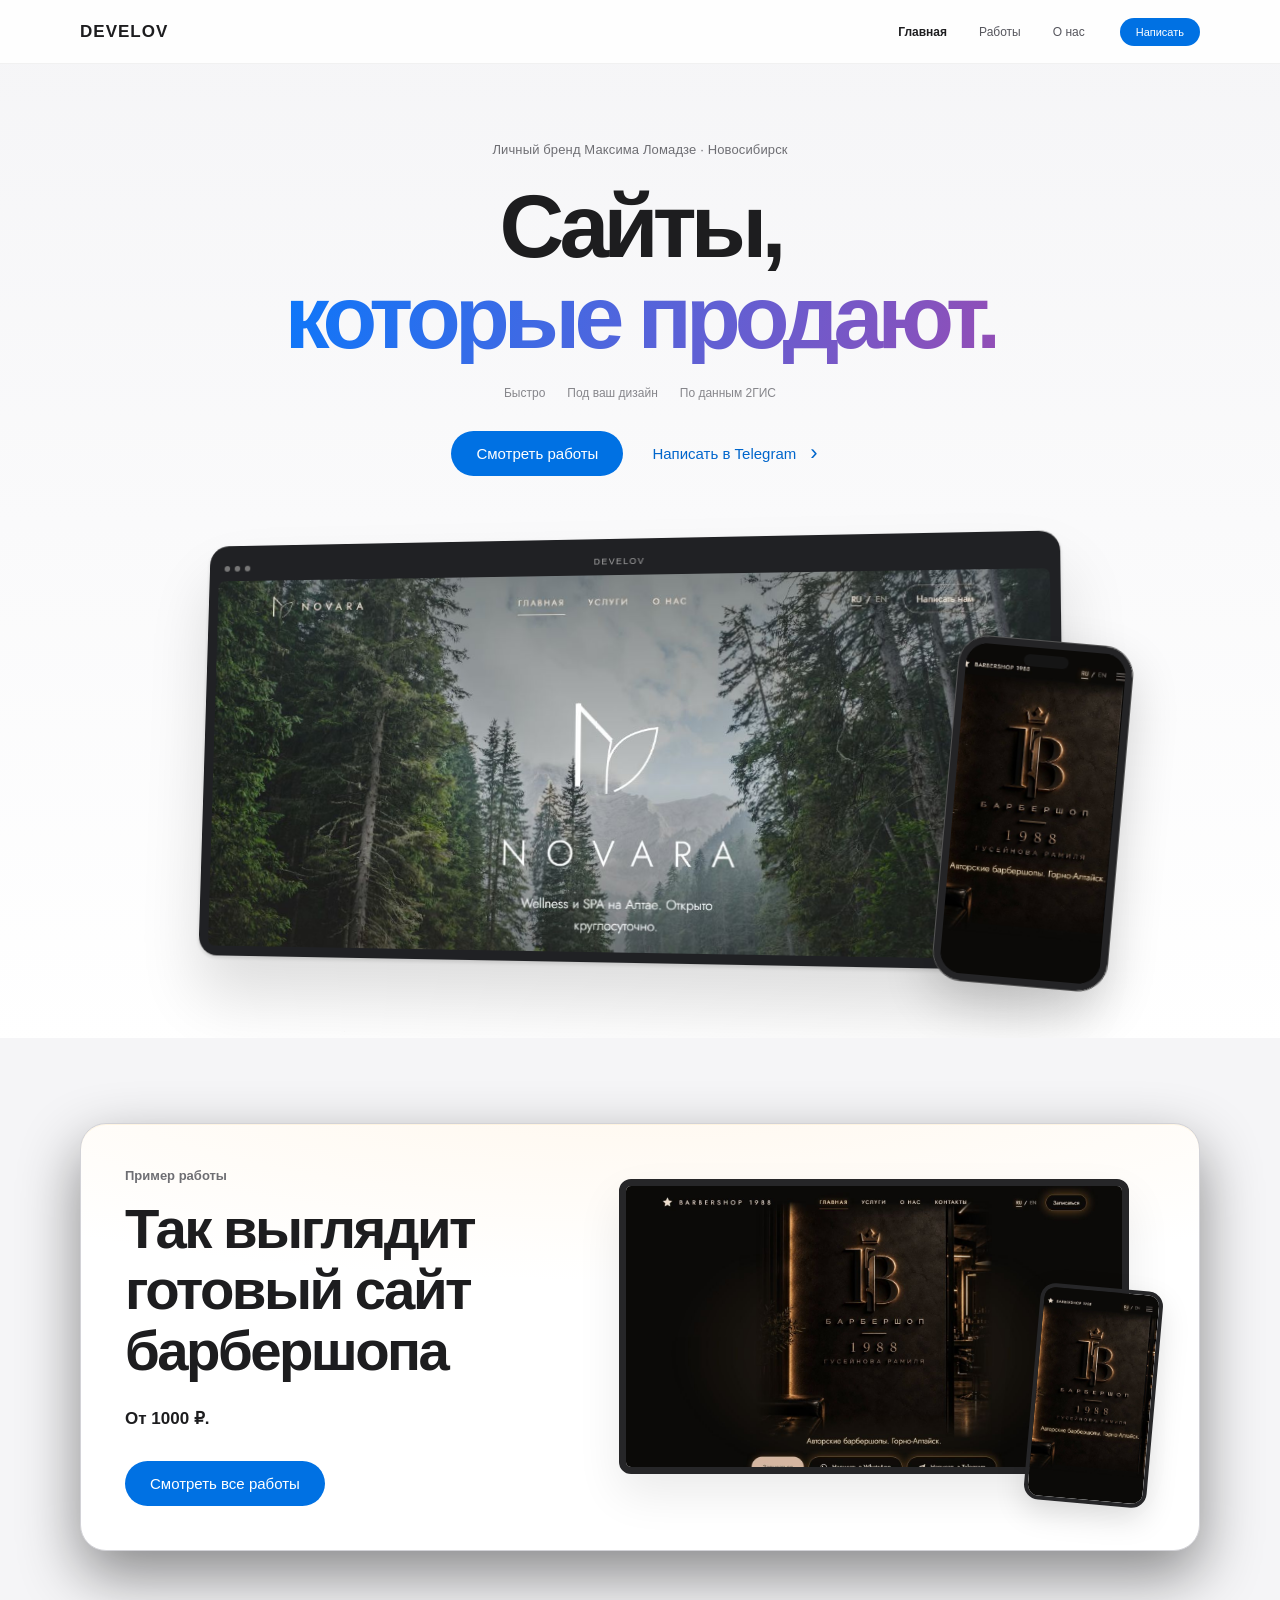
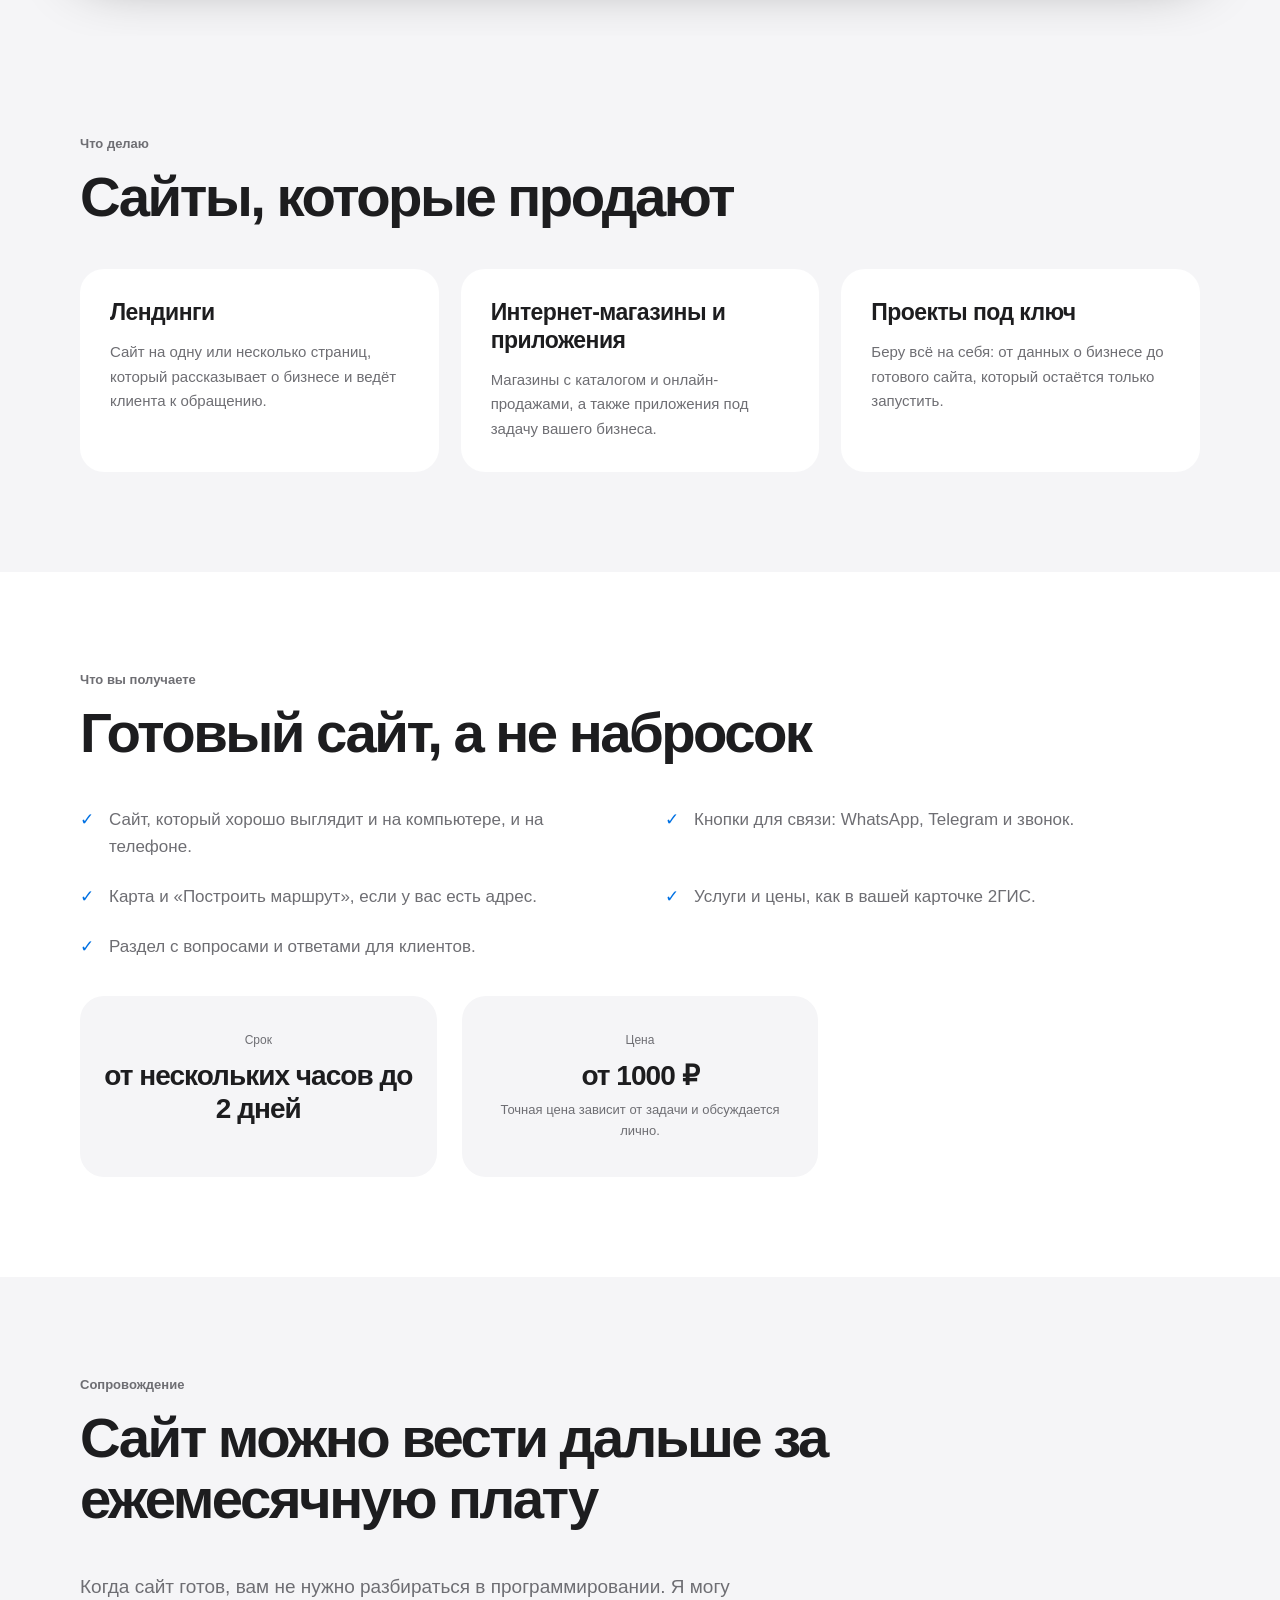
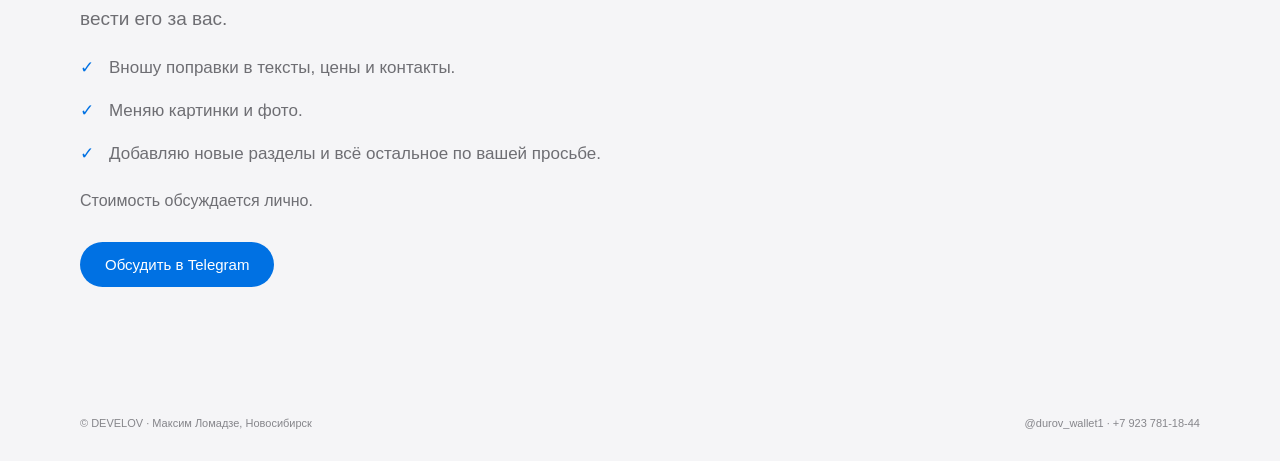
<file: index.html>
<!doctype html>
<html lang="ru">
<head>
  <meta charset="utf-8">
  <meta name="viewport" content="width=device-width, initial-scale=1, viewport-fit=cover">
  <title>DEVELOV — сайты, которые продают</title>
  <meta name="description" content="DEVELOV — личный бренд Максима Ломадзе (Новосибирск). Сайты, которые продают: лендинги, интернет-магазины, проекты под ключ.">
  <link rel="icon" href="img/mark-small.png" type="image/png">
  <link rel="preconnect" href="https://fonts.googleapis.com">
  <link rel="preconnect" href="https://fonts.gstatic.com" crossorigin>
  <link href="https://fonts.googleapis.com/css2?family=Jost:wght@300;400;500&family=Cormorant+Garamond:wght@400;500;600&display=swap" rel="stylesheet">
  <link rel="stylesheet" href="css/style.css?v=1">
  <link rel="stylesheet" href="css/apple.css?v=1">
</head>
<body>
  <canvas class="stars" id="stars" aria-hidden="true"></canvas>
  <div class="lamp" aria-hidden="true"><span class="lamp__core"></span></div>
  <header class="header" id="site-header">
    <div class="wrap header__in">
      <a class="brand" href="index.html" aria-label="DEVELOV"><img src="img/mark-small.png" alt="" width="38" height="31"><span>DEVELOV</span></a>
      <nav class="nav" id="nav" aria-label="Основная навигация"><a href="index.html" aria-current="page">Главная</a><a href="works.html" >Работы</a><a href="about.html" >О нас</a></nav>
      <a class="btn btn--glow header__cta" href="https://t.me/durov_wallet1" target="_blank" rel="noopener">Написать</a>
      <button class="burger" id="burger" type="button" aria-label="Меню" aria-expanded="false" aria-controls="nav"><span></span></button>
    </div>
  </header>

  <main id="top">
    <section class="hero">
      <div class="hero__glow" aria-hidden="true"></div>
      <div class="wrap hero__grid">
        <div class="hero__stage" aria-label="Примеры сайтов на компьютере и телефоне">
  <div class="device-stage"><div class="device-bar" aria-hidden="true"><i></i><i></i><i></i><span>DEVELOV</span></div><div class="device-screen"><img src="img/pv/novara-d.jpg" alt="Пример сайта Novara на компьютере" width="1280" height="740"></div></div>
  <div class="phone-stage"><img src="img/pv/barber-m.jpg" alt="Пример сайта барбершопа на телефоне" width="375" height="660"></div>
</div>
        <div class="hero__copy">
          <p class="hero__eyebrow">Личный бренд Максима Ломадзе · Новосибирск</p>
          <h1 class="hero__title"><span>Сайты,</span> <span>которые продают.</span></h1>
          <ul class="hero__ticks">
            <li>Быстро</li><li>Под ваш дизайн</li><li>По данным 2ГИС</li>
          </ul>
          <div class="btn-row hero__btns">
            <a class="btn btn--glow" href="works.html">Смотреть работы</a>
            <a class="btn btn--ghost hero__tg" href="https://t.me/durov_wallet1" target="_blank" rel="noopener">Написать в Telegram</a>
          </div>
        </div>
      </div>
    </section>

    <section class="showcase" id="showcase">
      <div class="wrap showcase__in">
        <div class="showcase__text">
          <p class="eyebrow">Пример работы</p>
          <h2 class="h2">Так выглядит готовый сайт барбершопа</h2>
          <p class="showcase__price"><b>От 1000 ₽.</b></p>
          <div class="btn-row"><a class="btn btn--glow" href="works.html">Смотреть все работы</a></div>
        </div>
        <a class="showcase__shots" href="works.html" aria-label="Перейти к работам">
          <img class="sc-d" src="img/pv/barber-d.jpg" alt="Сайт BARBERSHOP 1988 на компьютере" loading="lazy">
          <img class="sc-m" src="img/pv/barber-m.jpg" alt="Сайт BARBERSHOP 1988 на телефоне" loading="lazy">
        </a>
      </div>
    </section>

    <section class="block block--alt" id="services">
      <div class="wrap">
        <div class="block__head"><p class="eyebrow">Что делаю</p><h2 class="h2">Сайты, которые продают</h2></div>
        <div class="feats">
          <article class="feat"><h3 class="h3">Лендинги</h3><p class="text">Сайт на одну или несколько страниц, который рассказывает о бизнесе и ведёт клиента к обращению.</p></article>
          <article class="feat"><h3 class="h3">Интернет-магазины и приложения</h3><p class="text">Магазины с каталогом и онлайн-продажами, а также приложения под задачу вашего бизнеса.</p></article>
          <article class="feat"><h3 class="h3">Проекты под ключ</h3><p class="text">Беру всё на себя: от данных о бизнесе до готового сайта, который остаётся только запустить.</p></article>
        </div>
      </div>
    </section>

    <section class="block" id="get">
      <div class="wrap">
        <div class="block__head"><p class="eyebrow">Что вы получаете</p><h2 class="h2">Готовый сайт, а не набросок</h2></div>
        <ul class="list list--cols">
          <li>Сайт, который хорошо выглядит и на компьютере, и на телефоне.</li>
          <li>Кнопки для связи: WhatsApp, Telegram и звонок.</li>
          <li>Карта и «Построить маршрут», если у вас есть адрес.</li>
          <li>Услуги и цены, как в вашей карточке 2ГИС.</li>
          <li>Раздел с вопросами и ответами для клиентов.</li>
        </ul>
        <div class="facts">
          <article class="fact"><p class="fact__k">Срок</p><p class="fact__v">от нескольких часов до 2 дней</p></article>
          <article class="fact"><p class="fact__k">Цена</p><p class="fact__v">от 1000 ₽</p><p class="fact__n">Точная цена зависит от задачи и обсуждается лично.</p></article>
        </div>
      </div>
    </section>

    

    

    <section class="block block--alt" id="support">
      <div class="wrap">
        <div class="block__head"><p class="eyebrow">Сопровождение</p><h2 class="h2">Сайт можно вести дальше за ежемесячную плату</h2></div>
        <p class="text text--lead">Когда сайт готов, вам не нужно разбираться в программировании. Я могу вести его за вас.</p>
        <ul class="list">
          <li>Вношу поправки в тексты, цены и контакты.</li>
          <li>Меняю картинки и фото.</li>
          <li>Добавляю новые разделы и всё остальное по вашей просьбе.</li>
        </ul>
        <p class="text">Стоимость обсуждается лично.</p>
        <div class="btn-row"><a class="btn btn--glow" href="https://t.me/durov_wallet1" target="_blank" rel="noopener">Обсудить в Telegram</a></div>
      </div>
    </section>

    
  </main>

  <footer class="footer">
    <div class="wrap footer__in">
      <span>© DEVELOV · Максим Ломадзе, Новосибирск</span>
      <span><a href="https://t.me/durov_wallet1" target="_blank" rel="noopener">@durov_wallet1</a> · <a href="tel:+79237811844">+7 923 781-18-44</a></span>
    </div>
  </footer>

  <div class="float" aria-label="Быстрая связь">
    <a class="float__main" href="https://t.me/durov_wallet1" target="_blank" rel="noopener"><svg viewBox="0 0 24 24" fill="currentColor" aria-hidden="true"><path d="M21.94 4.3 18.9 18.65c-.23 1.01-.83 1.26-1.68.79l-4.63-3.41-2.23 2.15c-.25.25-.45.45-.93.45l.33-4.71 8.58-7.75c.37-.33-.08-.52-.58-.18L7.25 12.67 2.68 11.24c-.99-.31-1.01-.99.21-1.47l17.86-6.88c.83-.31 1.55.19 1.19 1.41z"/></svg>Написать</a>
    <a href="tel:+79237811844"><svg viewBox="0 0 24 24" fill="currentColor" aria-hidden="true"><path d="M6.6 10.8a15.1 15.1 0 0 0 6.6 6.6l2.2-2.2c.3-.3.7-.4 1-.2 1.1.4 2.3.6 3.6.6.6 0 1 .4 1 1V20c0 .6-.4 1-1 1A17 17 0 0 1 3 4c0-.6.4-1 1-1h3.5c.6 0 1 .4 1 1 0 1.3.2 2.5.6 3.6.1.3 0 .7-.2 1z"/></svg>Позвонить</a>
  </div>

  <script src="js/main.js?v=2"></script>
</body>
</html>
</file>
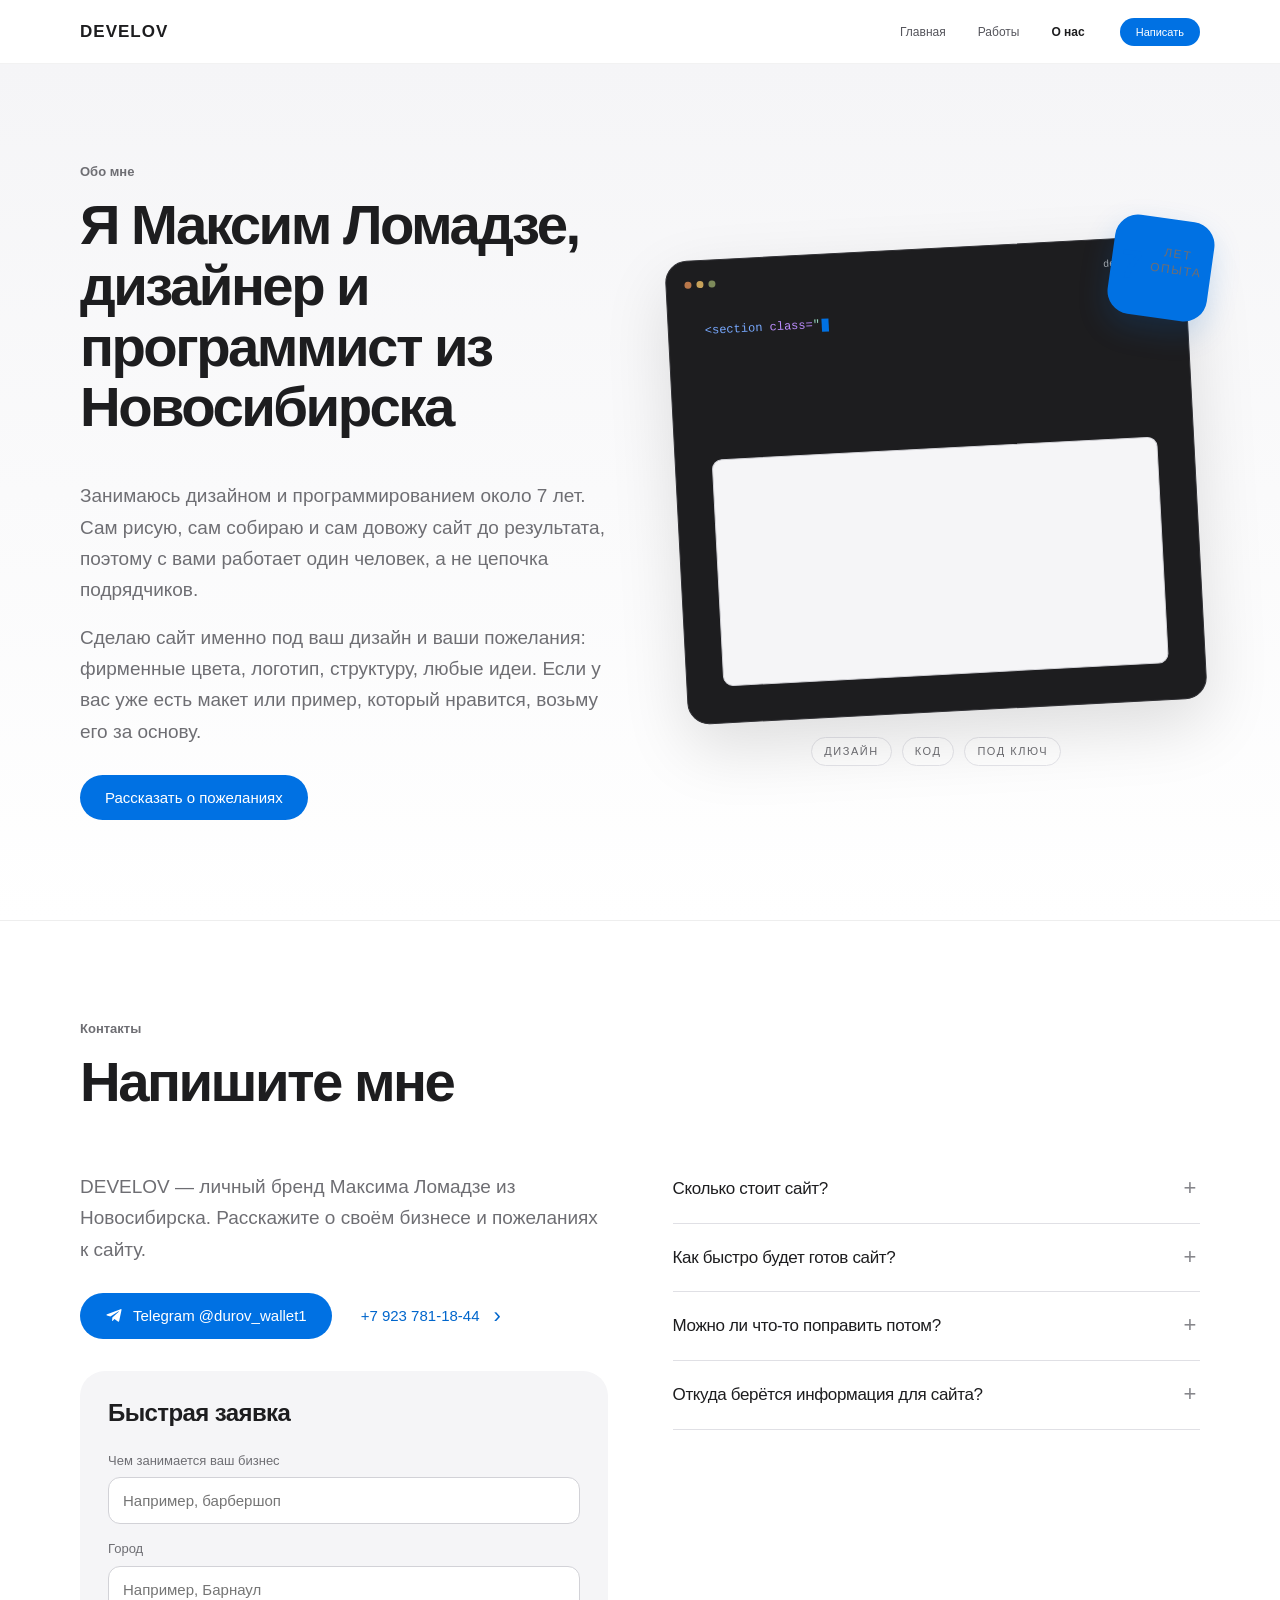
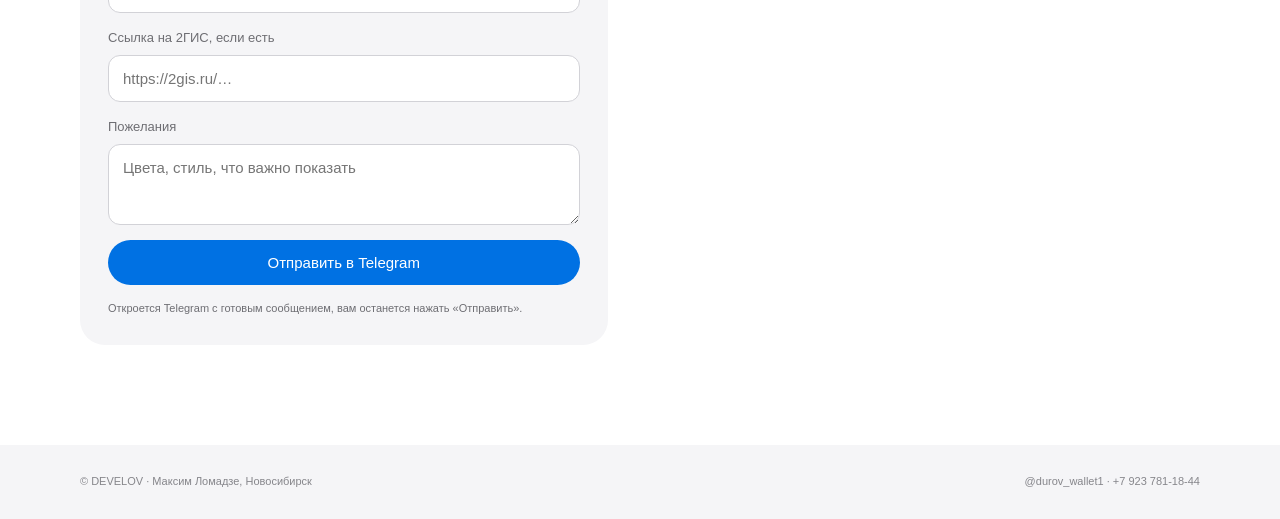
<file: about.html>
<!doctype html>
<html lang="ru">
<head>
  <meta charset="utf-8">
  <meta name="viewport" content="width=device-width, initial-scale=1, viewport-fit=cover">
  <title>О нас — DEVELOV</title>
  <meta name="description" content="DEVELOV — личный бренд Максима Ломадзе (Новосибирск). Сайты, которые продают: лендинги, интернет-магазины, проекты под ключ.">
  <link rel="icon" href="img/mark-small.png" type="image/png">
  <link rel="preconnect" href="https://fonts.googleapis.com">
  <link rel="preconnect" href="https://fonts.gstatic.com" crossorigin>
  <link href="https://fonts.googleapis.com/css2?family=Jost:wght@300;400;500&family=Cormorant+Garamond:wght@400;500;600&display=swap" rel="stylesheet">
  <link rel="stylesheet" href="css/style.css?v=1">
  <link rel="stylesheet" href="css/apple.css?v=1">
</head>
<body>
  <canvas class="stars" id="stars" aria-hidden="true"></canvas>
  <div class="lamp" aria-hidden="true"><span class="lamp__core"></span></div>
  <header class="header" id="site-header">
    <div class="wrap header__in">
      <a class="brand" href="index.html" aria-label="DEVELOV"><img src="img/mark-small.png" alt="" width="38" height="31"><span>DEVELOV</span></a>
      <nav class="nav" id="nav" aria-label="Основная навигация"><a href="index.html" >Главная</a><a href="works.html" >Работы</a><a href="about.html" aria-current="page">О нас</a></nav>
      <a class="btn btn--glow header__cta" href="https://t.me/durov_wallet1" target="_blank" rel="noopener">Написать</a>
      <button class="burger" id="burger" type="button" aria-label="Меню" aria-expanded="false" aria-controls="nav"><span></span></button>
    </div>
  </header>

  <main id="top" class="inner-page"><section class="block block--alt" id="about">
      <div class="wrap about">
        <div class="about__text">
        <div class="block__head"><p class="eyebrow">Обо мне</p><h1 class="h2">Я Максим Ломадзе, дизайнер и программист из Новосибирска</h1></div>
        <p class="text text--lead">Занимаюсь дизайном и программированием около 7 лет. Сам рисую, сам собираю и сам довожу сайт до результата, поэтому с вами работает один человек, а не цепочка подрядчиков.</p>
        <p class="text text--lead">Сделаю сайт именно под ваш дизайн и ваши пожелания: фирменные цвета, логотип, структуру, любые идеи. Если у вас уже есть макет или пример, который нравится, возьму его за основу.</p>
        <div class="btn-row"><a class="btn btn--glow" href="https://t.me/durov_wallet1" target="_blank" rel="noopener">Рассказать о пожеланиях</a></div>
      </div>
        <div class="devbox" aria-hidden="true">
          <div class="devbox__badge"><span>7</span><small>лет<br>опыта</small></div>
          <div class="devbox__win">
            <div class="devbox__bar"><i></i><i></i><i></i><span>develov.html</span></div>
            <pre class="devbox__code" id="code"></pre>
            <div class="devbox__preview">
              <div class="pv pv--nav"><b></b><b></b><b></b></div>
              <div class="pv pv--h1"></div>
              <div class="pv pv--h2"></div>
              <div class="pv pv--btn"></div>
              <div class="pv pv--cards"><b></b><b></b><b></b></div>
            </div>
          </div>
          <div class="devbox__tags"><span>Дизайн</span><span>Код</span><span>Под ключ</span></div>
        </div>
      </div>
    </section><section class="block" id="contacts">
      <div class="wrap">
        <div class="block__head"><p class="eyebrow">Контакты</p><h2 class="h2">Напишите мне</h2></div>
        <div class="contacts">
          <div class="contacts__main">
            <p class="text text--lead">DEVELOV — личный бренд Максима Ломадзе из Новосибирска. Расскажите о своём бизнесе и пожеланиях к сайту.</p>
            <div class="btn-row">
              <a class="btn btn--glow" href="https://t.me/durov_wallet1" target="_blank" rel="noopener"><svg viewBox="0 0 24 24" fill="currentColor" aria-hidden="true"><path d="M21.94 4.3 18.9 18.65c-.23 1.01-.83 1.26-1.68.79l-4.63-3.41-2.23 2.15c-.25.25-.45.45-.93.45l.33-4.71 8.58-7.75c.37-.33-.08-.52-.58-.18L7.25 12.67 2.68 11.24c-.99-.31-1.01-.99.21-1.47l17.86-6.88c.83-.31 1.55.19 1.19 1.41z"/></svg>Telegram @durov_wallet1</a>
              <a class="btn btn--ghost" href="tel:+79237811844">+7 923 781-18-44</a>
            </div>
          
            <form class="lead" id="lead" autocomplete="off">
              <h3 class="h3">Быстрая заявка</h3>
              <label>Чем занимается ваш бизнес<input name="biz" type="text" placeholder="Например, барбершоп" required></label>
              <label>Город<input name="city" type="text" placeholder="Например, Барнаул"></label>
              <label>Ссылка на 2ГИС, если есть<input name="gis" type="text" placeholder="https://2gis.ru/…"></label>
              <label>Пожелания<textarea name="wish" rows="3" placeholder="Цвета, стиль, что важно показать"></textarea></label>
              <button class="btn btn--glow" type="submit">Отправить в Telegram</button>
              <p class="lead__n">Откроется Telegram с готовым сообщением, вам останется нажать «Отправить».</p>
            </form>
          </div>
          <div class="faq">
            <details><summary>Сколько стоит сайт?</summary><p>От 1000 рублей. Точная цена зависит от задачи, назову её после короткого разговора.</p></details>
            <details><summary>Как быстро будет готов сайт?</summary><p>От нескольких часов до 2 дней.</p></details>
            <details><summary>Можно ли что-то поправить потом?</summary><p>Да, поправки можно вносить в любой момент. Постоянное сопровождение (тексты, картинки, новые разделы) доступно за ежемесячную плату.</p></details>
            <details><summary>Откуда берётся информация для сайта?</summary><p>Я беру данные о вашем бизнесе из 2ГИС и собираю сайт под них. Всё, что неточно, вы поправляете, и я исправляю.</p></details>
          </div>
        </div>
      </div>
    </section></main>

  <footer class="footer">
    <div class="wrap footer__in">
      <span>© DEVELOV · Максим Ломадзе, Новосибирск</span>
      <span><a href="https://t.me/durov_wallet1" target="_blank" rel="noopener">@durov_wallet1</a> · <a href="tel:+79237811844">+7 923 781-18-44</a></span>
    </div>
  </footer>

  <div class="float" aria-label="Быстрая связь">
    <a class="float__main" href="https://t.me/durov_wallet1" target="_blank" rel="noopener"><svg viewBox="0 0 24 24" fill="currentColor" aria-hidden="true"><path d="M21.94 4.3 18.9 18.65c-.23 1.01-.83 1.26-1.68.79l-4.63-3.41-2.23 2.15c-.25.25-.45.45-.93.45l.33-4.71 8.58-7.75c.37-.33-.08-.52-.58-.18L7.25 12.67 2.68 11.24c-.99-.31-1.01-.99.21-1.47l17.86-6.88c.83-.31 1.55.19 1.19 1.41z"/></svg>Написать</a>
    <a href="tel:+79237811844"><svg viewBox="0 0 24 24" fill="currentColor" aria-hidden="true"><path d="M6.6 10.8a15.1 15.1 0 0 0 6.6 6.6l2.2-2.2c.3-.3.7-.4 1-.2 1.1.4 2.3.6 3.6.6.6 0 1 .4 1 1V20c0 .6-.4 1-1 1A17 17 0 0 1 3 4c0-.6.4-1 1-1h3.5c.6 0 1 .4 1 1 0 1.3.2 2.5.6 3.6.1.3 0 .7-.2 1z"/></svg>Позвонить</a>
  </div>

  <script src="js/main.js?v=2"></script>
</body>
</html>
</file>
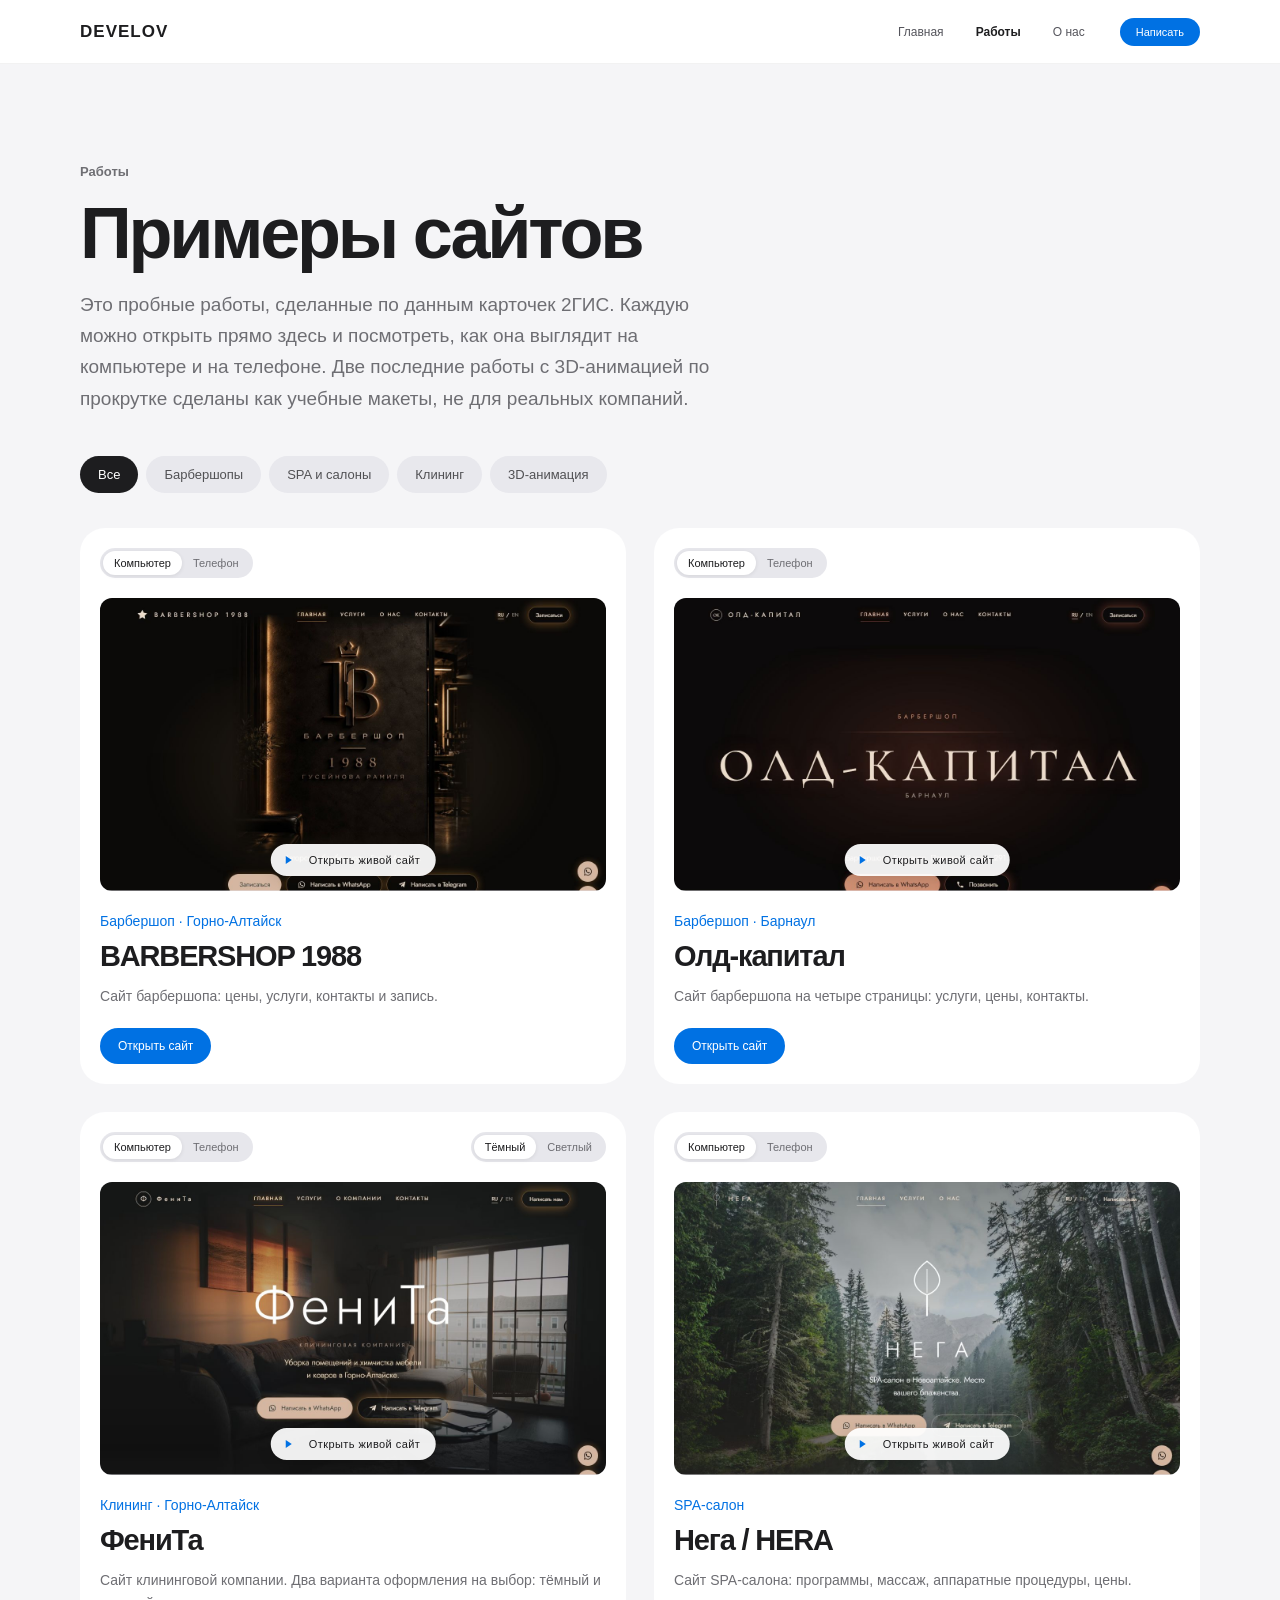
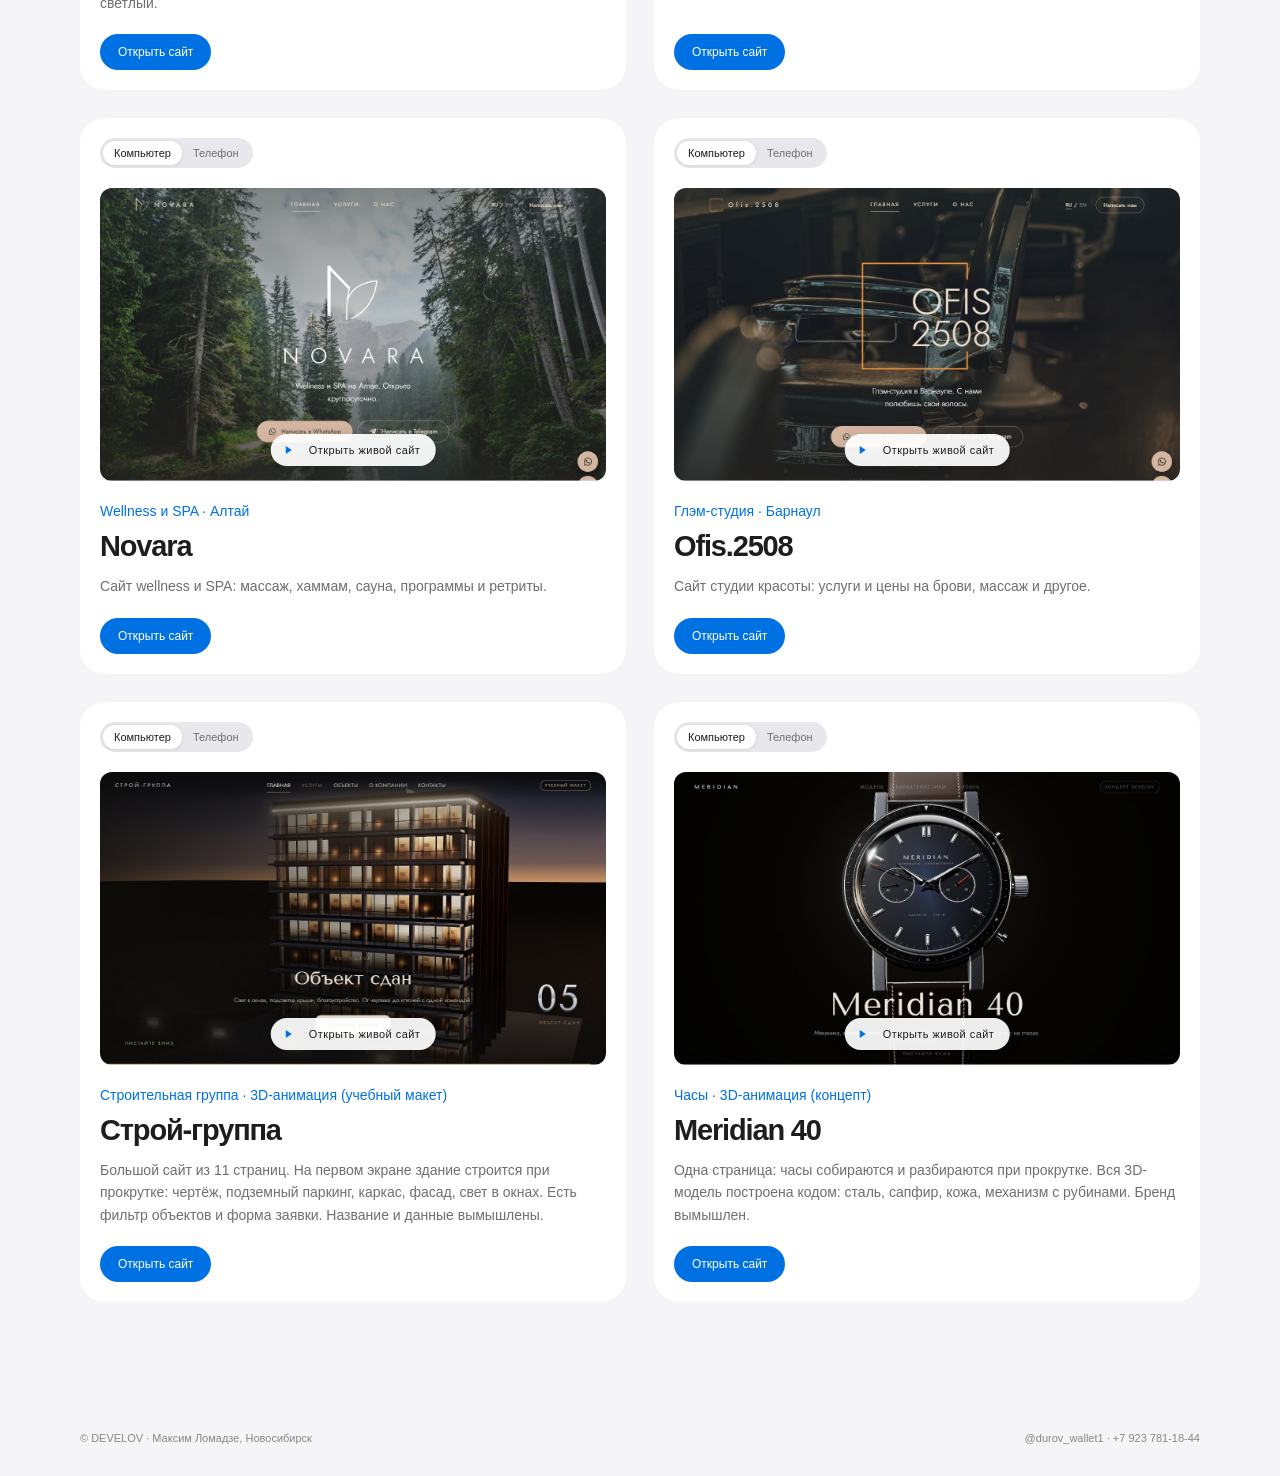
<file: works.html>
<!doctype html>
<html lang="ru">
<head>
  <meta charset="utf-8">
  <meta name="viewport" content="width=device-width, initial-scale=1, viewport-fit=cover">
  <title>Работы — DEVELOV</title>
  <meta name="description" content="DEVELOV — личный бренд Максима Ломадзе (Новосибирск). Сайты, которые продают: лендинги, интернет-магазины, проекты под ключ.">
  <link rel="icon" href="img/mark-small.png" type="image/png">
  <link rel="preconnect" href="https://fonts.googleapis.com">
  <link rel="preconnect" href="https://fonts.gstatic.com" crossorigin>
  <link href="https://fonts.googleapis.com/css2?family=Jost:wght@300;400;500&family=Cormorant+Garamond:wght@400;500;600&display=swap" rel="stylesheet">
  <link rel="stylesheet" href="css/style.css?v=1">
  <link rel="stylesheet" href="css/apple.css?v=1">
</head>
<body>
  <canvas class="stars" id="stars" aria-hidden="true"></canvas>
  <div class="lamp" aria-hidden="true"><span class="lamp__core"></span></div>
  <header class="header" id="site-header">
    <div class="wrap header__in">
      <a class="brand" href="index.html" aria-label="DEVELOV"><img src="img/mark-small.png" alt="" width="38" height="31"><span>DEVELOV</span></a>
      <nav class="nav" id="nav" aria-label="Основная навигация"><a href="index.html" >Главная</a><a href="works.html" aria-current="page">Работы</a><a href="about.html" >О нас</a></nav>
      <a class="btn btn--glow header__cta" href="https://t.me/durov_wallet1" target="_blank" rel="noopener">Написать</a>
      <button class="burger" id="burger" type="button" aria-label="Меню" aria-expanded="false" aria-controls="nav"><span></span></button>
    </div>
  </header>

  <main id="top" class="inner-page"><section class="block" id="works">
      <div class="wrap">
        <div class="block__head"><p class="eyebrow">Работы</p><h1 class="h2">Примеры сайтов</h1>
          <p class="text text--lead">Это пробные работы, сделанные по данным карточек 2ГИС. Каждую можно открыть прямо здесь и посмотреть, как она выглядит на компьютере и на телефоне. Две последние работы с 3D-анимацией по прокрутке сделаны как учебные макеты, не для реальных компаний.</p></div>
        <div class="filters" id="filters" role="group" aria-label="Фильтр по нишам">
          <button class="chip is-active" type="button" data-f="all">Все</button>
          <button class="chip" type="button" data-f="barber">Барбершопы</button>
          <button class="chip" type="button" data-f="spa">SPA и салоны</button>
          <button class="chip" type="button" data-f="clean">Клининг</button>
          <button class="chip" type="button" data-f="d3">3D-анимация</button>
        </div>
        <div class="cards" id="cards"></div>
      </div>
    </section></main>

  <footer class="footer">
    <div class="wrap footer__in">
      <span>© DEVELOV · Максим Ломадзе, Новосибирск</span>
      <span><a href="https://t.me/durov_wallet1" target="_blank" rel="noopener">@durov_wallet1</a> · <a href="tel:+79237811844">+7 923 781-18-44</a></span>
    </div>
  </footer>

  <div class="float" aria-label="Быстрая связь">
    <a class="float__main" href="https://t.me/durov_wallet1" target="_blank" rel="noopener"><svg viewBox="0 0 24 24" fill="currentColor" aria-hidden="true"><path d="M21.94 4.3 18.9 18.65c-.23 1.01-.83 1.26-1.68.79l-4.63-3.41-2.23 2.15c-.25.25-.45.45-.93.45l.33-4.71 8.58-7.75c.37-.33-.08-.52-.58-.18L7.25 12.67 2.68 11.24c-.99-.31-1.01-.99.21-1.47l17.86-6.88c.83-.31 1.55.19 1.19 1.41z"/></svg>Написать</a>
    <a href="tel:+79237811844"><svg viewBox="0 0 24 24" fill="currentColor" aria-hidden="true"><path d="M6.6 10.8a15.1 15.1 0 0 0 6.6 6.6l2.2-2.2c.3-.3.7-.4 1-.2 1.1.4 2.3.6 3.6.6.6 0 1 .4 1 1V20c0 .6-.4 1-1 1A17 17 0 0 1 3 4c0-.6.4-1 1-1h3.5c.6 0 1 .4 1 1 0 1.3.2 2.5.6 3.6.1.3 0 .7-.2 1z"/></svg>Позвонить</a>
  </div>

  <script src="js/main.js?v=2"></script>
</body>
</html>
</file>
<file: css/style.css>
:root{
  --bg:#010101;--bg2:rgba(14,12,9,.55);--ink:#ece3d3;--ink2:#b9ad98;--gold:#d9b36c;--gold2:#ffe2ae;--line:rgba(217,179,108,.22);--card:#17140f;
  --dim:rgba(190,172,150,.5);--done:#ebdccb;--hot:#ffe2ae;--hdr:rgba(1,1,1,.8);--shadow:0 20px 60px rgba(0,0,0,.45);
  --serif:"Cormorant Garamond",Georgia,serif;--sans:"Jost",system-ui,sans-serif;--hh:64px;
}
*{box-sizing:border-box;margin:0}
html{scroll-behavior:smooth;scroll-padding-top:var(--hh)}
body{background:var(--bg);color:var(--ink);font:300 17px/1.65 var(--sans);overflow-x:hidden;-webkit-text-size-adjust:100%}
img,svg{max-width:100%}
a{color:inherit}
.wrap{width:min(1180px,100% - 48px);margin-inline:auto}
.sr-only{position:absolute;width:1px;height:1px;overflow:hidden;clip:rect(0 0 0 0)}

/* header */
.header{position:fixed;inset:0 0 auto 0;z-index:50;height:var(--hh);transition:background .3s,border-color .3s;border-bottom:1px solid transparent}
.header.is-solid{background:var(--hdr);backdrop-filter:blur(14px);-webkit-backdrop-filter:blur(14px);border-color:var(--line)}
.header__in{display:flex;align-items:center;gap:24px;height:100%}
.brand{display:flex;align-items:center;gap:12px;text-decoration:none;font:400 16px var(--serif);letter-spacing:.34em;margin-right:auto}
.brand img{height:31px;width:auto}
.nav{display:flex;align-items:center;gap:26px;font-size:15px}
.nav a{text-decoration:none;color:var(--ink2);transition:color .2s,text-shadow .3s}
.nav a:hover{color:var(--gold2);text-shadow:0 0 14px var(--gold)}
.burger{display:none;width:44px;height:44px;background:none;border:0;cursor:pointer;position:relative}
.burger span,.burger span::before,.burger span::after{display:block;position:absolute;left:11px;width:22px;height:2px;background:var(--ink);transition:transform .3s,top .3s,opacity .3s}
.burger span{top:21px}.burger span::before{content:"";top:-7px;left:0}.burger span::after{content:"";top:7px;left:0}
.menu-open .burger span{background:transparent}
.menu-open .burger span::before{top:0;transform:rotate(45deg)}
.menu-open .burger span::after{top:0;transform:rotate(-45deg)}

/* buttons */
.btn{display:inline-flex;align-items:center;justify-content:center;gap:10px;padding:13px 26px;border-radius:99px;border:1px solid var(--gold);color:var(--ink);text-decoration:none;font:400 15px var(--sans);letter-spacing:.04em;cursor:pointer;background:transparent;transition:box-shadow .3s,transform .2s,background .3s,color .3s}
.btn svg{width:18px;height:18px}
.btn--glow{background:linear-gradient(135deg,rgba(217,179,108,.22),rgba(217,179,108,.06));animation:pulse 3.2s ease-in-out infinite}
.btn--glow:hover,.btn--ghost:hover{box-shadow:0 0 0 1px var(--gold),0 0 34px rgba(217,179,108,.65);transform:translateY(-2px);color:var(--gold2)}
.btn--ghost{border-color:var(--line)}
@keyframes pulse{0%,100%{box-shadow:0 0 6px rgba(217,179,108,.25)}50%{box-shadow:0 0 22px rgba(217,179,108,.55)}}
.btn-row{display:flex;flex-wrap:wrap;gap:12px;margin-top:28px}
.header__cta{padding:9px 20px;font-size:14px}

/* hero */
.hero{position:relative;min-height:100svh;display:flex;align-items:center;padding:calc(var(--hh) + 10px) 0 40px;overflow:hidden}
.stars{position:fixed;inset:0;width:100%;height:100%;z-index:0;pointer-events:none}
main,.footer{position:relative;z-index:1}
.hero__grid{position:relative;display:grid;grid-template-columns:1.05fr .95fr;align-items:center;gap:32px}
.hero__stage{order:2;display:flex;justify-content:center}
.hero__logo-wrap{position:relative;width:min(100%,560px);aspect-ratio:1;-webkit-mask-image:radial-gradient(closest-side,#000 93%,transparent 100%);mask-image:radial-gradient(closest-side,#000 93%,transparent 100%);animation:float 9s ease-in-out infinite}
.hero__logo{display:block;width:100%;height:auto;opacity:0;filter:blur(14px) brightness(.4);transform:scale(.95);animation:emerge 3s .2s cubic-bezier(.2,.7,.2,1) forwards}
.hero__shine{position:absolute;inset:0;background:linear-gradient(105deg,transparent 35%,rgba(255,226,174,.28) 50%,transparent 65%);background-size:250% 100%;background-position:150% 0;mix-blend-mode:screen;animation:shine 7s 3.2s ease-in-out infinite;pointer-events:none}
.hero__copy{order:1;position:relative}
.hero__eyebrow{font:400 13px var(--sans);letter-spacing:.34em;text-transform:uppercase;color:var(--gold);margin-bottom:18px;opacity:0;animation:rise 1s .6s ease forwards}
.hero__title{font:500 clamp(36px,5.2vw,68px)/1.08 var(--serif);letter-spacing:.01em}
.hero__title span{display:block;opacity:0;animation:rise 1.1s ease forwards}
.hero__title span:nth-child(1){animation-delay:.9s}
.hero__title span:nth-child(2){animation-delay:1.3s;color:var(--gold2);text-shadow:0 0 28px rgba(217,179,108,.35)}
.hero__line{margin-top:20px;font-size:18px;color:var(--ink2);max-width:46ch;opacity:0;animation:rise 1s 1.8s ease forwards}
.hero__ticks{list-style:none;padding:0;display:flex;flex-wrap:wrap;gap:10px 22px;margin-top:22px;opacity:0;animation:rise 1s 2.1s ease forwards}
.hero__ticks li{font-size:14px;letter-spacing:.06em;color:var(--ink2);padding-left:18px;position:relative}
.hero__ticks li::before{content:"";position:absolute;left:0;top:.62em;width:9px;height:1px;background:var(--gold);box-shadow:0 0 8px var(--gold)}
.hero__btns{opacity:0;animation:rise 1s 2.4s ease forwards}
@keyframes rise{from{opacity:0;transform:translateY(16px)}to{opacity:1;transform:none}}
@keyframes float{0%,100%{transform:translateY(0)}50%{transform:translateY(-10px)}}
@keyframes shine{0%{background-position:150% 0}45%,100%{background-position:-60% 0}}
.hero__glow{position:absolute;left:24%;top:55%;width:min(900px,140vw);aspect-ratio:1;transform:translate(-50%,-50%);background:radial-gradient(closest-side,rgba(217,179,108,.28),transparent 70%);opacity:0;animation:glowin 3s .4s ease forwards}
@keyframes emerge{to{opacity:1;filter:blur(0) brightness(1);transform:none}}
@keyframes glowin{to{opacity:1}}

/* blocks */
.block{padding:clamp(64px,10vw,120px) 0}
.block--alt{background:var(--bg2)}
.block__head{margin-bottom:36px;max-width:760px}
.eyebrow{font:400 13px var(--sans);letter-spacing:.3em;text-transform:uppercase;color:var(--gold);margin-bottom:12px}
.h2{font:500 clamp(30px,5vw,50px)/1.15 var(--serif)}
.h3{font:500 25px/1.2 var(--serif);margin-bottom:8px}
.text{color:var(--ink2);max-width:62ch}
.text--lead{font-size:19px;margin-top:16px}
.steps{list-style:none;padding:0;display:grid;grid-template-columns:repeat(3,1fr);gap:20px}
.steps li,.feat{background:var(--card);border:1px solid var(--line);border-radius:18px;padding:28px}
.steps__n{display:inline-grid;place-items:center;width:38px;height:38px;border:1px solid var(--gold);border-radius:50%;color:var(--gold);margin-bottom:14px;font-family:var(--serif);font-size:20px}
.feats{display:grid;grid-template-columns:repeat(3,1fr);gap:20px;margin-top:20px}
.list{margin:20px 0;padding-left:0;list-style:none;display:grid;gap:10px;max-width:62ch}
.list li{padding-left:28px;position:relative;color:var(--ink2)}
.list li::before{content:"";position:absolute;left:0;top:.7em;width:14px;height:1px;background:var(--gold)}

/* filters + cards */
.filters{display:flex;flex-wrap:wrap;gap:10px;margin-bottom:28px}
.chip{background:none;border:1px solid var(--line);color:var(--ink2);padding:9px 20px;border-radius:99px;font:400 15px var(--sans);cursor:pointer;transition:all .25s}
.chip:hover{border-color:var(--gold);color:var(--gold2)}
.chip.is-active{background:var(--gold);border-color:var(--gold);color:#1a1409}
.cards{display:grid;grid-template-columns:repeat(2,1fr);gap:28px}
.card{background:var(--card);border:1px solid var(--line);border-radius:22px;padding:18px;box-shadow:var(--shadow);display:flex;flex-direction:column;gap:16px;transition:opacity .3s}
.card[hidden]{display:none}
.card__top{display:flex;gap:10px;align-items:center;justify-content:space-between;flex-wrap:wrap}
.seg{display:inline-flex;border:1px solid var(--line);border-radius:99px;padding:3px}
.seg button{background:none;border:0;color:var(--ink2);padding:6px 14px;border-radius:99px;font:400 13px var(--sans);cursor:pointer}
.seg button.is-active{background:var(--gold);color:#1a1409}
.view{position:relative;background:#000;border-radius:14px;overflow:hidden;border:1px solid var(--line);display:grid;place-items:center;background:radial-gradient(circle at 50% 30%,rgba(217,179,108,.14),rgba(0,0,0,.25))}
.view iframe{border:0;background:#0d0c0a;transform-origin:0 0;position:absolute;left:0;top:0}
.view--phone{background:radial-gradient(circle at 50% 30%,rgba(217,179,108,.16),rgba(0,0,0,.3))}
.view--phone .view__phone{position:absolute;border:7px solid #1b1914;border-radius:34px;overflow:hidden;box-shadow:0 12px 40px rgba(0,0,0,.5);outline:1px solid var(--line)}
.view--phone iframe{position:absolute;left:0;top:0}
.view__load{position:absolute;inset:0;display:grid;place-items:center;color:var(--ink2);font-size:14px;pointer-events:none}
.card__body h3{font:500 28px/1.15 var(--serif);margin-bottom:4px}
.card__meta{font-size:13px;letter-spacing:.14em;text-transform:uppercase;color:var(--gold);margin-bottom:8px}
.card__body p{color:var(--ink2);font-size:15.5px}
.card__foot{display:flex;gap:10px;flex-wrap:wrap;align-items:center;margin-top:auto}
.card__foot .btn{padding:10px 20px;font-size:14px}

/* пробный и полный */
.plans{display:grid;grid-template-columns:repeat(2,minmax(0,1fr));gap:24px;align-items:stretch}
.plan{background:var(--card);border:1px solid var(--line);border-radius:22px;padding:30px}
.plan--main{border-color:var(--gold);box-shadow:0 0 40px rgba(217,179,108,.2)}
.plan__tag{font-size:13px;letter-spacing:.3em;text-transform:uppercase;color:var(--gold);margin-bottom:10px}
.plan .h3{font-size:clamp(30px,4vw,40px);color:var(--gold2)}
.plan__sub{color:var(--ink2);margin-bottom:18px}
.plan__list{list-style:none;padding:0;display:grid;gap:11px}
.plan__list li{position:relative;padding-left:24px;color:var(--ink2);font-size:16px}
.plan__list li::before{content:"";position:absolute;left:0;top:.7em;width:12px;height:1px;background:var(--gold);box-shadow:0 0 8px var(--gold)}
/* что получаете, факты */
.list--cols{grid-template-columns:repeat(2,minmax(0,1fr));max-width:none;gap:14px 40px}
.facts{display:grid;grid-template-columns:repeat(3,minmax(0,1fr));gap:20px;margin-top:36px}
.fact{background:var(--card);border:1px solid var(--line);border-radius:18px;padding:24px;text-align:center}
.fact__k{font-size:13px;letter-spacing:.28em;text-transform:uppercase;color:var(--gold);margin-bottom:8px}
.fact__v{font:500 clamp(24px,3vw,32px)/1.2 var(--serif);color:var(--gold2)}
.fact__n{margin-top:8px;font-size:14px;color:var(--ink2)}
.lead{margin-top:32px;background:var(--card);border:1px solid var(--line);border-radius:18px;padding:22px;display:grid;gap:12px}
.lead label{display:grid;gap:6px;font-size:14px;color:var(--ink2)}
.lead input,.lead textarea{width:100%;background:rgba(255,255,255,.04);border:1px solid var(--line);border-radius:12px;color:var(--ink);padding:12px 14px;font:300 16px var(--sans)}
.lead input:focus,.lead textarea:focus{outline:none;border-color:var(--gold);box-shadow:0 0 18px rgba(217,179,108,.3)}
.lead__n{font-size:13px;color:var(--ink2)}
/* contacts */
.contacts{display:grid;grid-template-columns:1fr 1fr;gap:48px;align-items:start}
.faq details{border-bottom:1px solid var(--line);padding:16px 0}
.faq summary{cursor:pointer;font:500 22px/1.3 var(--serif);list-style:none;display:block;position:relative;padding-right:34px}
.faq summary::-webkit-details-marker{display:none}
.faq summary::after{content:"+";position:absolute;right:4px;top:0;color:var(--gold);font:300 26px/1 var(--sans)}
.faq details[open] summary::after{content:"–"}
.faq p{margin-top:10px;color:var(--ink2);font-size:16px}
.footer{border-top:1px solid var(--line);padding:28px 0;color:var(--ink2);font-size:14px}
.footer__in{display:flex;justify-content:space-between;gap:12px;flex-wrap:wrap}
.float{display:none}

/* reading */
.rd-w{color:#9d917c;transition:color .5s,text-shadow .6s}
.rd-w.rd-on{color:#fff6dc;text-shadow:0 0 6px #ffe2ae,0 0 18px #ffc766,0 0 36px rgba(255,190,90,.9),0 0 60px rgba(255,170,60,.6);transition:color .08s,text-shadow .08s}
.rd-w.rd-done{color:var(--ink);text-shadow:0 0 12px rgba(217,179,108,.4)}
.hero__line .rd-w.rd-done,.text .rd-w.rd-done{color:#d8cdb8}
.h2 .rd-w,.h3 .rd-w{color:#a89c85}
.h2 .rd-w.rd-done,.h3 .rd-w.rd-done{color:var(--ink)}
.h2 .rd-w.rd-on,.h3 .rd-w.rd-on{color:#fff6dc}

@media (max-width:900px){
  .hero__grid{gap:12px}
  .steps,.feats,.contacts,.facts,.list--cols,.plans{grid-template-columns:minmax(0,1fr)}
  .cards{grid-template-columns:minmax(0,1fr)}
  .contacts>*,.cards>*{min-width:0}
  .contacts{gap:32px}
}
@media (max-width:860px){
  :root{--hh:60px}
  .wrap{width:calc(100% - 32px)}
  body{font-size:16px;padding-bottom:calc(76px + env(safe-area-inset-bottom))}
  .header.is-solid{backdrop-filter:none;-webkit-backdrop-filter:none;background:var(--bg)}
  .header__cta{display:none}
  .burger{display:block}
  .nav{position:fixed;inset:0;width:100%;height:100vh;height:100dvh;background:var(--bg);flex-direction:column;justify-content:center;gap:26px;font-size:24px;font-family:var(--serif);opacity:0;visibility:hidden;transition:opacity .3s,visibility .3s;z-index:-1}
  .menu-open .nav{opacity:1;visibility:visible}
  .menu-open{overflow:hidden}
  .header{z-index:60}
  .brand{position:relative;z-index:2}.burger{position:relative;z-index:2}
  .btn--glow{animation-name:pulse-m}
  @keyframes pulse-m{0%,100%{box-shadow:0 0 10px rgba(217,179,108,.45)}50%{box-shadow:0 0 30px rgba(217,179,108,.9)}}
        .hero{align-items:flex-start;padding-top:calc(var(--hh) + 4px)}
  .hero__grid{grid-template-columns:minmax(0,1fr);gap:0;text-align:center}
  .hero__stage{order:1}
  .hero__logo-wrap{width:min(78vw,52svh)}
  .hero__copy{order:2;margin-top:-8px}
  .hero__eyebrow{margin-bottom:10px;font-size:12px}
  .hero__title{font-size:clamp(30px,8.6vw,40px)}
  .hero__line{font-size:16px;margin:12px auto 0}
  .hero__ticks{display:none}
  .hero__btns{justify-content:center;margin-top:20px}
  .hero__tg{display:none}
  .hero__glow{display:none}
  .card{padding:14px}
  .float{display:flex;position:fixed;left:0;right:0;bottom:0;z-index:55;gap:10px;padding:10px 16px calc(10px + env(safe-area-inset-bottom));background:var(--bg);border-top:1px solid var(--line)}
  .float a{flex:1;display:flex;align-items:center;justify-content:center;gap:8px;padding:13px 10px;border:1px solid var(--line);border-radius:99px;text-decoration:none;font:400 15px var(--sans)}
  .float a svg{width:18px;height:18px}
  .float__main{border-color:var(--gold)!important;background:linear-gradient(135deg,rgba(217,179,108,.28),rgba(217,179,108,.08));animation:pulse-m 3s ease-in-out infinite}
  .contacts .btn-row .btn{flex:1 1 100%;white-space:normal;text-align:center}
}
@media (prefers-reduced-motion:reduce){
  *{animation-duration:.01s!important;animation-delay:0s!important;transition-duration:.01s!important}
  .rd-w{color:inherit}
}

/* ===== тёплый свет «как от лампы» ===== */
:root{--ink2:#d3c8b2;--lamp:rgba(255,206,140,.17)}
.text,.list li,.plan__list li,.plan__sub,.faq p,.fact__n,.lead label,.hero__line,.hero__ticks li{
  color:#ddd2bc;
  text-shadow:none}
.plan__list li{font-size:17px;color:#eadfc9;text-shadow:none}
.plan__sub{color:#e9deca}
.h2,.h3,.hero__title{text-shadow:none}
.rd-w{color:#b8ac94}
.rd-w.rd-done{color:#f3ead8;text-shadow:none}
.hero__line .rd-w.rd-done,.text .rd-w.rd-done{color:#eadfc9}
.h2 .rd-w,.h3 .rd-w{color:#c4b79d}
.h2 .rd-w.rd-done,.h3 .rd-w.rd-done{color:#fff4dc}
/* карточки освещены сверху, будто лампой */
.plan,.feat,.steps li,.fact,.lead,.card{
  background:radial-gradient(130% 75% at 50% -12%,var(--lamp),transparent 62%),var(--card);
  box-shadow:inset 0 1px 0 rgba(255,226,174,.28),0 18px 50px rgba(0,0,0,.4)}
.plan--main{background:radial-gradient(130% 80% at 50% -12%,rgba(255,206,140,.26),transparent 64%),var(--card);box-shadow:inset 0 1px 0 rgba(255,230,180,.4),0 0 46px rgba(217,179,108,.24),0 18px 50px rgba(0,0,0,.4)}
.plan,.feat,.steps li,.fact{transition:box-shadow .4s,transform .3s}
.plan:hover,.feat:hover,.steps li:hover,.fact:hover{transform:translateY(-3px);box-shadow:inset 0 1px 0 rgba(255,230,180,.45),0 0 40px rgba(255,200,120,.22),0 18px 50px rgba(0,0,0,.4)}

/* ===== лампа слева: рядом с ней текст освещён сильно, чем дальше, тем слабее (как настоящий источник света) ===== */
.lamp{position:fixed;left:0;top:0;bottom:0;width:min(62vw,760px);z-index:2;pointer-events:none;mix-blend-mode:screen;
  background:radial-gradient(ellipse 100% 62% at 0% 46%,
    rgba(255,205,135,.34) 0,rgba(255,200,125,.24) 7%,rgba(255,192,112,.14) 18%,rgba(255,185,100,.07) 34%,rgba(255,180,95,.025) 56%,transparent 80%)}
.lamp__core{position:absolute;left:0;top:calc(46% - 70px);width:4px;height:140px;border-radius:0 4px 4px 0;
  background:linear-gradient(to bottom,transparent,rgba(255,236,200,.95) 30%,rgba(255,236,200,.95) 70%,transparent);
  box-shadow:0 0 14px 4px rgba(255,205,135,.7),0 0 46px 14px rgba(255,190,110,.4),0 0 120px 36px rgba(255,180,95,.18)}
@media (max-width:860px){.lamp{width:78vw}.lamp__core{height:110px;top:calc(46% - 55px)}}
@media (prefers-reduced-motion:reduce){.lamp{opacity:.9}}
/* сила света: ближе к лампе заметно ярче */
.lamp{background:radial-gradient(ellipse 100% 70% at 0% 46%,
    rgba(255,205,135,.62) 0,rgba(255,200,125,.44) 6%,rgba(255,192,112,.27) 16%,rgba(255,185,100,.14) 30%,rgba(255,180,95,.055) 50%,rgba(255,175,90,.015) 70%,transparent 88%)}

/* лампа на всю боковую плоскость: светящаяся панель вдоль всего левого края, свет идёт вглубь страницы и освещает остальной контент */
.lamp{width:min(78vw,940px);
  background:linear-gradient(90deg,
    rgba(255,205,135,.58) 0,rgba(255,200,125,.42) 4%,rgba(255,192,112,.27) 11%,rgba(255,186,102,.16) 22%,rgba(255,182,98,.085) 38%,rgba(255,178,92,.035) 58%,rgba(255,175,90,.01) 80%,transparent 100%);
  -webkit-mask-image:linear-gradient(to bottom,rgba(0,0,0,.8),#000 25%,#000 75%,rgba(0,0,0,.8));mask-image:linear-gradient(to bottom,rgba(0,0,0,.8),#000 25%,#000 75%,rgba(0,0,0,.8))}
.lamp__core{top:0;height:100%;width:5px;border-radius:0 3px 3px 0;
  background:linear-gradient(to bottom,rgba(255,226,180,.55),rgba(255,240,208,.98) 20%,rgba(255,240,208,.98) 80%,rgba(255,226,180,.55));
  box-shadow:0 0 12px 3px rgba(255,208,140,.75),0 0 40px 12px rgba(255,192,112,.45),0 0 110px 34px rgba(255,180,95,.22)}
@media (max-width:860px){.lamp{width:92vw}.lamp__core{top:0;height:100%;width:4px}}

/* тёплая, не режущая глаза панель: янтарный цвет вместо белого, мягче свечение */
.lamp__core{width:5px;
  background:linear-gradient(to bottom,rgba(214,150,70,.5),rgba(236,168,84,.8) 20%,rgba(236,168,84,.8) 80%,rgba(214,150,70,.5));
  box-shadow:0 0 10px 2px rgba(240,160,70,.5),0 0 34px 10px rgba(235,150,60,.3),0 0 100px 30px rgba(230,145,55,.14)}
.lamp{background:linear-gradient(90deg,
    rgba(245,170,80,.46) 0,rgba(244,168,78,.34) 4%,rgba(242,166,76,.22) 11%,rgba(240,162,72,.13) 22%,rgba(238,160,70,.07) 38%,rgba(236,158,68,.03) 58%,rgba(234,156,66,.008) 80%,transparent 100%)}

/* ===== «Обо мне»: справа живая картинка вместо пустоты ===== */
.about{display:grid;grid-template-columns:minmax(0,1.05fr) minmax(0,.95fr);gap:48px;align-items:center}
.devbox{position:relative;max-width:520px;justify-self:center;width:100%}
.devbox__win{background:radial-gradient(130% 75% at 50% -12%,rgba(255,206,140,.14),transparent 62%),#0d0b08;border:1px solid var(--line);border-radius:18px;overflow:hidden;box-shadow:0 24px 60px rgba(0,0,0,.5),inset 0 1px 0 rgba(255,226,174,.22);animation:dbfloat 8s ease-in-out infinite}
.devbox__bar{display:flex;align-items:center;gap:7px;padding:12px 14px;border-bottom:1px solid var(--line);font-size:12px;color:var(--ink2);letter-spacing:.06em}
.devbox__bar i{width:10px;height:10px;border-radius:50%;background:#3a3126}
.devbox__bar i:nth-child(1){background:#b9774a}.devbox__bar i:nth-child(2){background:#c7a25a}.devbox__bar i:nth-child(3){background:#7d8a5a}
.devbox__bar span{margin-left:8px}
.devbox__code{margin:0;padding:16px 18px;min-height:142px;font:400 13.5px/1.7 ui-monospace,Consolas,monospace;color:#d9c9a8;white-space:pre-wrap;word-break:break-word}
.devbox__code .t{color:#e0a85a}.devbox__code .a{color:#c8b88e}.devbox__code .s{color:#a9c28a}
.devbox__code::after{content:"";display:inline-block;width:7px;height:1.1em;margin-left:2px;vertical-align:text-bottom;background:var(--gold2);animation:blink 1s steps(1) infinite}
.devbox__preview{margin:0 18px 18px;padding:14px;border:1px solid var(--line);border-radius:12px;background:rgba(255,255,255,.025);display:grid;gap:10px}
.pv{border-radius:6px;background:linear-gradient(90deg,rgba(217,179,108,.55),rgba(217,179,108,.18));transform-origin:left;animation:pvbuild 9s ease-in-out infinite both}
.pv b{display:block;border-radius:6px;background:linear-gradient(90deg,rgba(217,179,108,.5),rgba(217,179,108,.16))}
.pv--nav{display:flex;gap:8px;background:none;animation-delay:.2s}.pv--nav b{height:8px;flex:1}.pv--nav b:first-child{flex:0 0 22%}
.pv--h1{height:16px;width:78%;animation-delay:.9s}
.pv--h2{height:10px;width:55%;animation-delay:1.5s;opacity:.8}
.pv--btn{height:22px;width:34%;border-radius:99px;animation-delay:2.1s}
.pv--cards{display:grid;grid-template-columns:repeat(3,1fr);gap:8px;background:none;animation-delay:2.7s}.pv--cards b{height:48px}
.devbox__badge{position:absolute;z-index:2;right:-10px;top:-22px;width:92px;height:92px;border-radius:50%;display:grid;place-items:center;text-align:center;
  background:radial-gradient(circle at 35% 30%,rgba(255,206,140,.28),rgba(20,16,10,.95) 70%);border:1px solid var(--gold);box-shadow:0 0 30px rgba(217,179,108,.35);animation:dbfloat 6s ease-in-out infinite reverse}
.devbox__badge span{font:500 34px/1 var(--serif);color:var(--gold2)}
.devbox__badge small{display:block;font-size:11px;line-height:1.15;letter-spacing:.14em;text-transform:uppercase;color:var(--ink2);margin-top:-14px}
.devbox__tags{display:flex;gap:10px;flex-wrap:wrap;justify-content:center;margin-top:18px}
.devbox__tags span{padding:7px 16px;border:1px solid var(--line);border-radius:99px;font-size:13px;letter-spacing:.14em;text-transform:uppercase;color:var(--gold);animation:tagpulse 5s ease-in-out infinite}
.devbox__tags span:nth-child(2){animation-delay:1.6s}.devbox__tags span:nth-child(3){animation-delay:3.2s}
@keyframes blink{50%{opacity:0}}
@keyframes dbfloat{0%,100%{transform:translateY(0)}50%{transform:translateY(-8px)}}
@keyframes pvbuild{0%{transform:scaleX(0);opacity:0}12%,80%{transform:scaleX(1);opacity:1}92%,100%{transform:scaleX(1);opacity:0}}
@keyframes tagpulse{0%,100%{box-shadow:none;border-color:var(--line)}50%{box-shadow:0 0 18px rgba(217,179,108,.4);border-color:var(--gold)}}
@media (max-width:900px){.about{grid-template-columns:minmax(0,1fr);gap:36px}.devbox{max-width:100%;margin-top:6px}.devbox__badge{right:6px;top:-30px;width:78px;height:78px}.devbox__badge span{font-size:28px}}
@media (prefers-reduced-motion:reduce){.devbox__win,.devbox__badge,.pv,.devbox__tags span,.devbox__code::after{animation:none!important}.pv{opacity:1;transform:none}}

/* ===== превью работ: сначала картинка, живой сайт по нажатию ===== */
.view .poster{display:block;width:100%;height:100%;object-fit:cover;object-position:top;cursor:pointer}
.view__phone iframe{position:absolute;inset:0;width:100%;height:100%;border:0;opacity:0;transition:opacity .5s;background:#0d0c0a}
.view.is-live .view__phone iframe{opacity:1}
.view__play{position:absolute;left:50%;bottom:18px;transform:translateX(-50%);z-index:3;display:inline-flex;align-items:center;gap:10px;padding:11px 20px;border-radius:99px;border:1px solid var(--gold);background:rgba(8,6,4,.78);color:var(--gold2);font:400 14px var(--sans);letter-spacing:.04em;cursor:pointer;box-shadow:0 0 20px rgba(217,179,108,.35);animation:pulse 3.2s ease-in-out infinite;white-space:nowrap}
.view__tri{width:0;height:0;border-left:9px solid currentColor;border-top:6px solid transparent;border-bottom:6px solid transparent}
.view.is-loading .view__play,.view.is-live .view__play{display:none}
.view.is-loading::after{content:"Загрузка сайта…";position:absolute;left:50%;bottom:20px;transform:translateX(-50%);z-index:3;padding:9px 18px;border-radius:99px;background:rgba(8,6,4,.78);border:1px solid var(--line);color:var(--ink2);font-size:14px}
.view.is-live .poster{visibility:hidden}
/* ===== пример работы под первым экраном ===== */
.showcase{padding:0 0 clamp(48px,7vw,90px);position:relative;z-index:1}
.showcase__in{display:grid;grid-template-columns:minmax(0,.9fr) minmax(0,1.1fr);gap:48px;align-items:center;background:radial-gradient(130% 80% at 50% -14%,rgba(255,206,140,.16),transparent 64%),var(--card);border:1px solid var(--line);border-radius:26px;padding:clamp(22px,4vw,44px);box-shadow:inset 0 1px 0 rgba(255,226,174,.28),0 24px 60px rgba(0,0,0,.45)}
.showcase__price{font:500 clamp(22px,3vw,30px)/1.25 var(--serif);color:var(--gold2);margin-top:16px}
.showcase__price b{font-weight:600}
.showcase__shots{position:relative;display:block;text-decoration:none;padding-bottom:20px}
.sc-d{display:block;width:100%;aspect-ratio:1280/740;object-fit:cover;object-position:top;border-radius:14px;border:1px solid var(--line);box-shadow:0 18px 50px rgba(0,0,0,.5)}
.sc-m{position:absolute;right:-8px;bottom:-4px;width:26%;aspect-ratio:375/660;object-fit:cover;object-position:top;border-radius:18px;border:5px solid #1b1914;box-shadow:0 16px 40px rgba(0,0,0,.6)}
@media (min-width:901px){.hero{min-height:min(100svh,780px)}.showcase{margin-top:-10px}}
@media (max-width:900px){.showcase__in{grid-template-columns:minmax(0,1fr);gap:28px}.sc-m{right:6px;width:28%}}
</file>
<file: css/apple.css>
:root{--bg:#fff;--bg2:#f5f5f7;--ink:#1d1d1f;--ink2:#6e6e73;--gold:#0071e3;--gold2:#0071e3;--line:#d2d2d7;--card:#fff;--sans:-apple-system,BlinkMacSystemFont,'Segoe UI',Arial,sans-serif;--serif:var(--sans);--hh:64px;--shadow:0 16px 60px #00000009}
body{font:400 17px/1.6 var(--sans);background:#fff;color:var(--ink);padding:0;overflow-x:clip}body *{text-shadow:none!important}a{text-decoration:none}.wrap{width:min(1120px,calc(100% - 64px))}.stars,.lamp,.hero__glow,.hero__shine{display:none!important}main,.footer{z-index:auto}button,input,textarea{font-family:var(--sans)}
.header,.header.is-solid{height:64px;background:#ffffffd9;border-bottom:1px solid #0000000d;backdrop-filter:blur(20px);-webkit-backdrop-filter:blur(20px)}.header__in{gap:18px}.brand{font:700 17px var(--sans);letter-spacing:.06em}.brand img{display:none}.nav{gap:17px;font:400 11px var(--sans);white-space:nowrap}.nav a{color:#55555c}.nav a:hover{color:#0071e3}.header__cta{padding:7px 15px!important;font-size:11px!important}
.btn{font:400 15px var(--sans);letter-spacing:0;border:1px solid transparent;border-radius:99px;padding:13px 24px;transition:background .2s,transform .2s;box-shadow:none!important;animation:none!important}.btn--glow{color:#fff;background:#0071e3}.btn--glow:hover{color:#fff;background:#0077ed;transform:translateY(-1px)}.btn--ghost{color:#06c;background:transparent;border-color:transparent;padding-inline:10px}.btn--ghost:after{content:'›';margin-left:4px;font-size:22px;line-height:12px}.btn--ghost:hover{color:#06c;background:#f5f5f7;box-shadow:none;transform:none}.btn-row{margin-top:28px;gap:18px;align-items:center}
.hero{min-height:0;display:block;padding:142px 0 72px;background:linear-gradient(180deg,#f5f5f7 0%,#fff 100%);overflow:clip}.hero__grid{display:flex;flex-direction:column;gap:60px;text-align:center}.hero__copy{order:0;margin:0;width:100%}.hero__eyebrow{font:500 13px var(--sans);letter-spacing:.01em;text-transform:none;color:#6e6e73;opacity:1;animation:none;margin:0 0 24px}.hero__title{font:650 clamp(58px,7vw,96px)/1.02 var(--sans);letter-spacing:-.065em;max-width:1000px;margin:auto}.hero__title span{opacity:1;animation:none;display:block}.hero__title span:nth-child(2){color:transparent;background:linear-gradient(105deg,#007aff 8%,#5464db 50%,#a248ad 95%);background-clip:text;-webkit-background-clip:text}.hero__line{opacity:1;animation:none;font-size:21px;font-weight:400;line-height:1.5;color:#6e6e73;max-width:580px;margin:27px auto 0}.hero__ticks{opacity:1;animation:none;justify-content:center;gap:22px;margin:20px 0 0}.hero__ticks li{color:#86868b;font-size:12px;letter-spacing:0;padding:0}.hero__ticks li:before{display:none}.hero__btns{opacity:1;animation:none;justify-content:center}.hero__stage{order:1;position:relative;width:min(960px,100%);height:440px;perspective:1400px;display:block}.hero__logo-wrap{display:none}.device-stage{position:absolute;inset:0 70px 15px 25px;transform:rotateY(-7deg) rotateX(4deg);border-radius:20px;background:#202124;padding:10px;box-shadow:0 40px 65px #00000022,0 2px 4px #00000022}.device-bar{height:27px;display:flex;align-items:center;gap:5px;padding:0 6px}.device-bar i{height:6px;width:6px;background:#777;border-radius:50%}.device-bar span{font-size:9px;color:#aaa;position:absolute;left:50%;transform:translateX(-50%);letter-spacing:.15em}.device-screen{height:calc(100% - 27px);overflow:hidden;border-radius:7px}.device-screen img{width:100%;height:100%;object-fit:cover;object-position:top}.phone-stage{position:absolute;right:0;bottom:-10px;width:174px;height:345px;border:7px solid #242426;outline:1px solid #555;border-radius:29px;background:#000;overflow:hidden;box-shadow:0 20px 50px #00000030;transform:rotate(5deg)}.phone-stage img{width:100%;height:100%;object-fit:cover;object-position:top}.phone-stage:after{content:'';position:absolute;top:7px;left:50%;transform:translateX(-50%);width:45px;height:12px;background:#151515;border-radius:12px}
.showcase{background:#f5f5f7;padding:85px 0;overflow:hidden}.showcase__in{display:grid;grid-template-columns:.9fr 1.1fr;gap:55px;align-items:center}.showcase__text{max-width:420px}.eyebrow{font:600 13px var(--sans);letter-spacing:0;text-transform:none;color:#6e6e73;margin-bottom:16px}.h2{font:650 clamp(35px,4.4vw,58px)/1.08 var(--sans);letter-spacing:-.045em;color:#1d1d1f}.h3{font:600 24px/1.2 var(--sans);letter-spacing:-.025em;color:#1d1d1f}.text,.text--lead{color:#6e6e73;font-size:16px;line-height:1.65}.text--lead{font-size:19px}.block__head{max-width:780px;margin-bottom:42px}.block{padding:100px 0}.block--alt{background:#f5f5f7}.showcase__price{color:#6e6e73;font:400 17px/1.6 var(--sans);margin-top:24px}.showcase__price b{color:#1d1d1f}.showcase__shots{display:block;position:relative;padding:10px 26px 30px 0;min-width:0}.showcase__shots .sc-d{position:relative;display:block;width:100%;height:auto;border:7px solid #262628;border-radius:12px;box-shadow:0 20px 45px #00000015;transform:none;opacity:1}.showcase__shots .sc-m{position:absolute;right:0;bottom:0;width:23%;height:auto;border:4px solid #262628;border-radius:15px;box-shadow:0 12px 30px #00000020;transform:rotate(5deg);opacity:1}
.steps,.feats{display:grid;grid-template-columns:repeat(3,minmax(0,1fr));gap:22px}.steps li,.feat{border:0;border-radius:24px;padding:30px;background:#f5f5f7;box-shadow:none;transition:transform .3s}.block--alt .feat{background:#fff}.steps li:hover,.feat:hover{box-shadow:none;transform:translateY(-3px)}.steps__n{font:600 16px var(--sans);border:0;background:#e4eafb;color:#0071e3;width:38px;height:38px;border-radius:12px;margin-bottom:25px}.steps .h3,.feat .h3{font-size:23px;margin-bottom:13px}.steps .text,.feat .text{font-size:15px}.list{gap:16px}.list li{color:#6e6e73;padding-left:29px}.list li:before{content:'✓';width:auto;height:auto;top:0;color:#0071e3;background:none;font-size:17px}.list--cols{grid-template-columns:1fr 1fr;gap:23px 50px}.facts{gap:25px}.fact{border:0;background:#f5f5f7;box-shadow:none;padding:35px 22px;border-radius:24px}.fact:hover{box-shadow:none;transform:none}.fact__k{color:#6e6e73;font-size:12px;letter-spacing:0;text-transform:none}.fact__v{color:#1d1d1f;font:600 28px/1.2 var(--sans);letter-spacing:-.035em}.fact__n{color:#6e6e73;font-size:13px}
.plans{gap:26px;grid-template-columns:1fr 1fr}.plan,.plan--main{background:#fff;border:1px solid #e5e5ea;box-shadow:none;border-radius:28px;padding:38px}.plan--main{border:2px solid #0071e3}.plan:hover,.plan--main:hover{box-shadow:none;transform:none}.plan__tag{color:#6e6e73;letter-spacing:0;text-transform:none;font-size:15px;font-weight:500}.plan .h3{color:#1d1d1f;font-size:48px;letter-spacing:-.05em;margin:15px 0}.plan__sub{color:#6e6e73;font-size:14px;min-height:48px}.plan__list{gap:17px;margin-top:25px}.plan__list li{color:#515154;font-size:15px;padding-left:24px}.plan__list li:before{content:'✓';top:0;background:none;box-shadow:none;color:#0071e3;width:auto;height:auto}
.about{display:grid;grid-template-columns:1fr 1fr;align-items:center;gap:65px}.about__text{min-width:0}.devbox{position:relative;width:100%;padding:30px 0 0}.devbox__badge{background:#0071e3;color:#fff;border:0;border-radius:23px;position:absolute;right:-15px;top:0;z-index:2;width:100px;height:100px;display:flex;align-items:center;justify-content:center;gap:8px;box-shadow:0 12px 30px #0071e32b;transform:rotate(8deg)}.devbox__badge span{font:600 40px var(--sans)}.devbox__badge small{font:400 12px/1.3 var(--sans)}.devbox__win{background:#1d1d1f;border:1px solid #313135;border-radius:22px;padding:18px;box-shadow:0 25px 65px #00000020;transform:rotate(-3deg)}.devbox__bar{display:flex;align-items:center;gap:5px;color:#aaa;font:400 10px var(--sans);border:0;padding:0 0 15px}.devbox__bar i{display:block;width:7px;height:7px;border-radius:50%;background:#67676b}.devbox__bar span{margin-left:auto}.devbox__code{color:#eee;font:12px/1.8 monospace;min-height:155px;white-space:pre-wrap}.devbox__code .t{color:#78a9ff}.devbox__code .a{color:#bd8eff}.devbox__code .s{color:#96d7bd}.devbox__preview{border-radius:10px;background:#f5f5f7;padding:20px;overflow:hidden;min-height:140px}.pv{background:#dadadd;border-radius:4px;height:7px;margin:8px auto;width:60%}.pv--nav{display:flex;gap:10px;height:5px;background:none;width:100%;margin-top:0}.pv--nav b{width:25px;background:#ccc}.pv--h1{height:12px;width:65%;background:#333}.pv--btn{width:40px;height:14px;background:#0071e3;border-radius:20px}.pv--cards{display:flex;width:100%;background:none;height:35px;gap:10px}.pv--cards b{background:#e2e2e7;flex:1;border-radius:5px}.devbox__tags{display:flex;justify-content:center;gap:10px;margin-top:25px}.devbox__tags span{font-size:11px;border:1px solid #e5e5ea;border-radius:20px;padding:5px 12px;color:#6e6e73;background:#fff}
.filters{gap:8px;margin-bottom:35px}.chip{font:400 13px var(--sans);letter-spacing:0;border:0;background:#e8e8ed;color:#515154;padding:11px 18px}.chip.is-active{background:#1d1d1f;color:#fff;border:0}.chip:hover{color:#1d1d1f;background:#dddde2}.chip.is-active:hover{color:white;background:#333}.cards{grid-template-columns:1fr 1fr;gap:28px}.card{background:#f5f5f7;border:0;border-radius:25px;padding:20px;box-shadow:none;gap:20px}.card__top{gap:8px}.seg{background:#e7e7ec;border:0;padding:3px}.seg button{color:#6e6e73;font:400 11px var(--sans);padding:6px 11px}.seg button.is-active{color:#1d1d1f;background:#fff;box-shadow:0 1px 4px #00000015}.view,.view--phone{border:0;background:#e5e5eb;border-radius:12px}.view__phone{border-color:#222!important}.view--phone .view__phone{border-radius:30px;box-shadow:0 10px 30px #0002}.poster{display:block;width:100%;height:100%;object-fit:cover;object-position:top}.view iframe{width:100%;height:100%;border:0}.view__play{position:absolute;z-index:3;bottom:15px;left:50%;transform:translateX(-50%);background:#ffffffed;color:#1d1d1f;font:500 11px var(--sans);border:0;border-radius:25px;white-space:nowrap;padding:10px 15px;box-shadow:0 3px 15px #0002}.view__tri{display:inline-block;border-block:4px solid transparent;border-left:6px solid #0071e3;margin-right:7px}.view.is-live .view__play,.view.is-live .poster{display:none}.view.is-loading .view__play{opacity:.55}.card__body h3{font:600 29px/1.15 var(--sans);letter-spacing:-.04em;margin-bottom:12px}.card__meta{font:500 11px/1.5 var(--sans);letter-spacing:0;color:#0071e3!important;text-transform:none;margin-bottom:8px}.card__body p{font-size:14px;color:#6e6e73}.card__foot .btn{font-size:12px;padding:10px 17px}
.contacts{grid-template-columns:1fr 1fr;gap:65px}.lead{background:#f5f5f7;box-shadow:none;border:0;border-radius:25px;padding:28px;gap:15px}.lead label{color:#6e6e73;font-size:13px}.lead input,.lead textarea{color:#1d1d1f;background:#fff;border:1px solid #d2d2d7;font:400 15px var(--sans);padding:14px;border-radius:12px}.lead input:focus,.lead textarea:focus{box-shadow:0 0 0 3px #0071e325;border-color:#0071e3}.lead__n{color:#6e6e73;font-size:11px}.faq summary{font:500 17px/1.4 var(--sans);letter-spacing:-.02em}.faq summary:after{font-size:22px;color:#86868b}.faq details{padding:22px 0;border-color:#e0e0e5}.faq p{color:#6e6e73;font-size:14px}.footer{background:#f5f5f7;color:#86868b;font-size:11px;padding:28px 0;border:0}.footer a:hover{color:#0071e3}.float{display:none}.rd-w,.rd-w.rd-done,.rd-w.rd-on,.text .rd-w,.hero__line .rd-w,.h2 .rd-w,.h3 .rd-w{color:inherit!important;text-shadow:none!important}.hero__title span:nth-child(2){-webkit-text-fill-color:transparent}.reveal{animation:soft-entry .8s ease both}@keyframes soft-entry{from{opacity:0;transform:translateY(20px)}to{opacity:1;transform:none}}:focus-visible{outline:3px solid #0071e3;outline-offset:5px}
@media(max-width:1100px){.nav{gap:10px;font-size:10px}.header__in{gap:12px}.brand{font-size:14px}.hero__stage{height:390px}.showcase__in{gap:30px}}
@media(max-width:860px){.wrap{width:calc(100% - 40px)}.header,.header.is-solid{backdrop-filter:none;-webkit-backdrop-filter:none;background:#fffffff5}.header__cta{display:none}.burger{display:block;z-index:3}.brand{z-index:3;font-size:17px}.nav{position:fixed;inset:64px 0 auto;height:calc(100dvh - 64px);width:100%;background:#fff;display:flex;flex-direction:column;justify-content:flex-start;align-items:flex-start;padding:35px 30px;gap:23px;font:500 24px/1.2 var(--sans);opacity:0;visibility:hidden;z-index:2;overflow-y:auto}.menu-open .nav{opacity:1;visibility:visible}.hero{padding-top:115px;padding-bottom:55px}.hero__title{font-size:76px}.hero__grid{gap:45px}.hero__stage{height:330px}.device-stage{inset:0 50px 15px 0}.phone-stage{width:135px;height:265px;border-width:6px;border-radius:24px}.steps,.feats{grid-template-columns:1fr}.steps li,.feat{padding:30px}.steps__n{margin-bottom:18px}.cards{grid-template-columns:1fr 1fr;gap:18px}.about{gap:35px}.block{padding:75px 0}.contacts{gap:35px}.showcase__in{grid-template-columns:1fr 1fr}.h2{font-size:44px}.fact__v{font-size:23px}}
@media(max-width:600px){body{padding-bottom:76px;font-size:16px}.wrap{width:calc(100% - 40px)}.hero{padding:108px 0 45px}.hero__title{font-size:54px;letter-spacing:-.06em}.hero__eyebrow{font-size:10px;margin-bottom:22px}.hero__line{font-size:17px;max-width:320px;margin-top:22px}.hero__ticks{display:flex;gap:15px;margin-top:18px}.hero__ticks li{font-size:10px}.hero__btns{margin-top:23px;gap:10px}.hero__tg{display:inline-flex}.hero__btns .btn{font-size:12px;padding:12px 17px}.hero__grid{gap:38px}.hero__stage{height:210px}.device-stage{padding:5px;inset:0 30px 5px 0;border-radius:11px}.device-bar{height:17px;gap:3px;padding-left:5px}.device-bar i{width:4px;height:4px}.device-bar span{font-size:6px}.device-screen{height:calc(100% - 17px);border-radius:5px}.phone-stage{width:85px;height:175px;border-width:4px;border-radius:17px;bottom:-6px}.phone-stage:after{width:24px;height:7px;top:4px}.showcase{padding:55px 0}.showcase__in{grid-template-columns:1fr;gap:35px}.showcase__text{max-width:none}.showcase__shots{max-width:100%;padding-right:20px}.showcase__shots .sc-d{border-width:5px}.showcase__shots .sc-m{border-width:3px;border-radius:12px}.block{padding:60px 0}.block__head{margin-bottom:30px}.h2{font-size:36px;letter-spacing:-.045em}.h3{font-size:23px}.eyebrow{font-size:12px}.text--lead{font-size:17px}.plans,.contacts,.about,.list--cols{grid-template-columns:1fr}.plans{gap:18px}.plan,.plan--main{padding:27px;border-radius:24px}.plan .h3{font-size:42px}.plan__sub{min-height:0}.plan__list li{font-size:14px}.list--cols{gap:18px}.facts{grid-template-columns:1fr;gap:14px}.fact{padding:26px;text-align:left}.fact__v{font-size:28px}.devbox{max-width:430px;margin:10px auto 0;padding-right:14px}.devbox__badge{right:0;width:85px;height:85px}.devbox__code{font-size:11px}.cards{grid-template-columns:1fr;gap:24px}.card{padding:17px;border-radius:24px}.card__body h3{font-size:28px}.filters{gap:7px}.chip{font-size:11px;padding:10px 13px}.card__meta{font-size:11px}.contacts{gap:30px}.lead{padding:22px}.contacts .btn-row .btn{flex:1 1 auto;font-size:12px}.footer__in{flex-direction:column;gap:12px}.float{display:flex;position:fixed;bottom:0;left:0;right:0;z-index:55;padding:10px 20px calc(10px + env(safe-area-inset-bottom));gap:10px;background:#fffffff2;border-top:1px solid #e5e5ea;backdrop-filter:blur(20px)}.float a{display:flex;flex:1;align-items:center;justify-content:center;gap:8px;font:400 13px var(--sans);padding:12px 8px;border-radius:25px;border:1px solid #d2d2d7;color:#0071e3}.float a svg{width:16px;height:16px}.float .float__main{background:#0071e3;color:#fff;border-color:#0071e3!important;animation:none;box-shadow:none}.menu-open .float{display:none}}
@media(prefers-reduced-motion:reduce){*,*:before,*:after{animation:none!important;transition:none!important}html{scroll-behavior:auto}}

.nav a[aria-current="page"]{color:#1d1d1f;font-weight:600}.header__in{gap:35px}.nav{gap:32px;font-size:12px}.inner-page{padding-top:64px;min-height:calc(100vh - 100px)}.inner-page>#works{background:#f5f5f7;min-height:100vh}.inner-page>#works .card{background:#fff}.inner-page>#works .block__head{max-width:850px}.inner-page>#works .h2{font-size:72px}.inner-page>#about{background:linear-gradient(180deg,#f5f5f7,#fff)}.inner-page>#contacts{border-top:1px solid #eee}@media(max-width:860px){.nav{font-size:26px;gap:30px}}@media(max-width:600px){.inner-page>#works .h2{font-size:48px}.inner-page>#about .h2{font-size:38px}}
</file>
